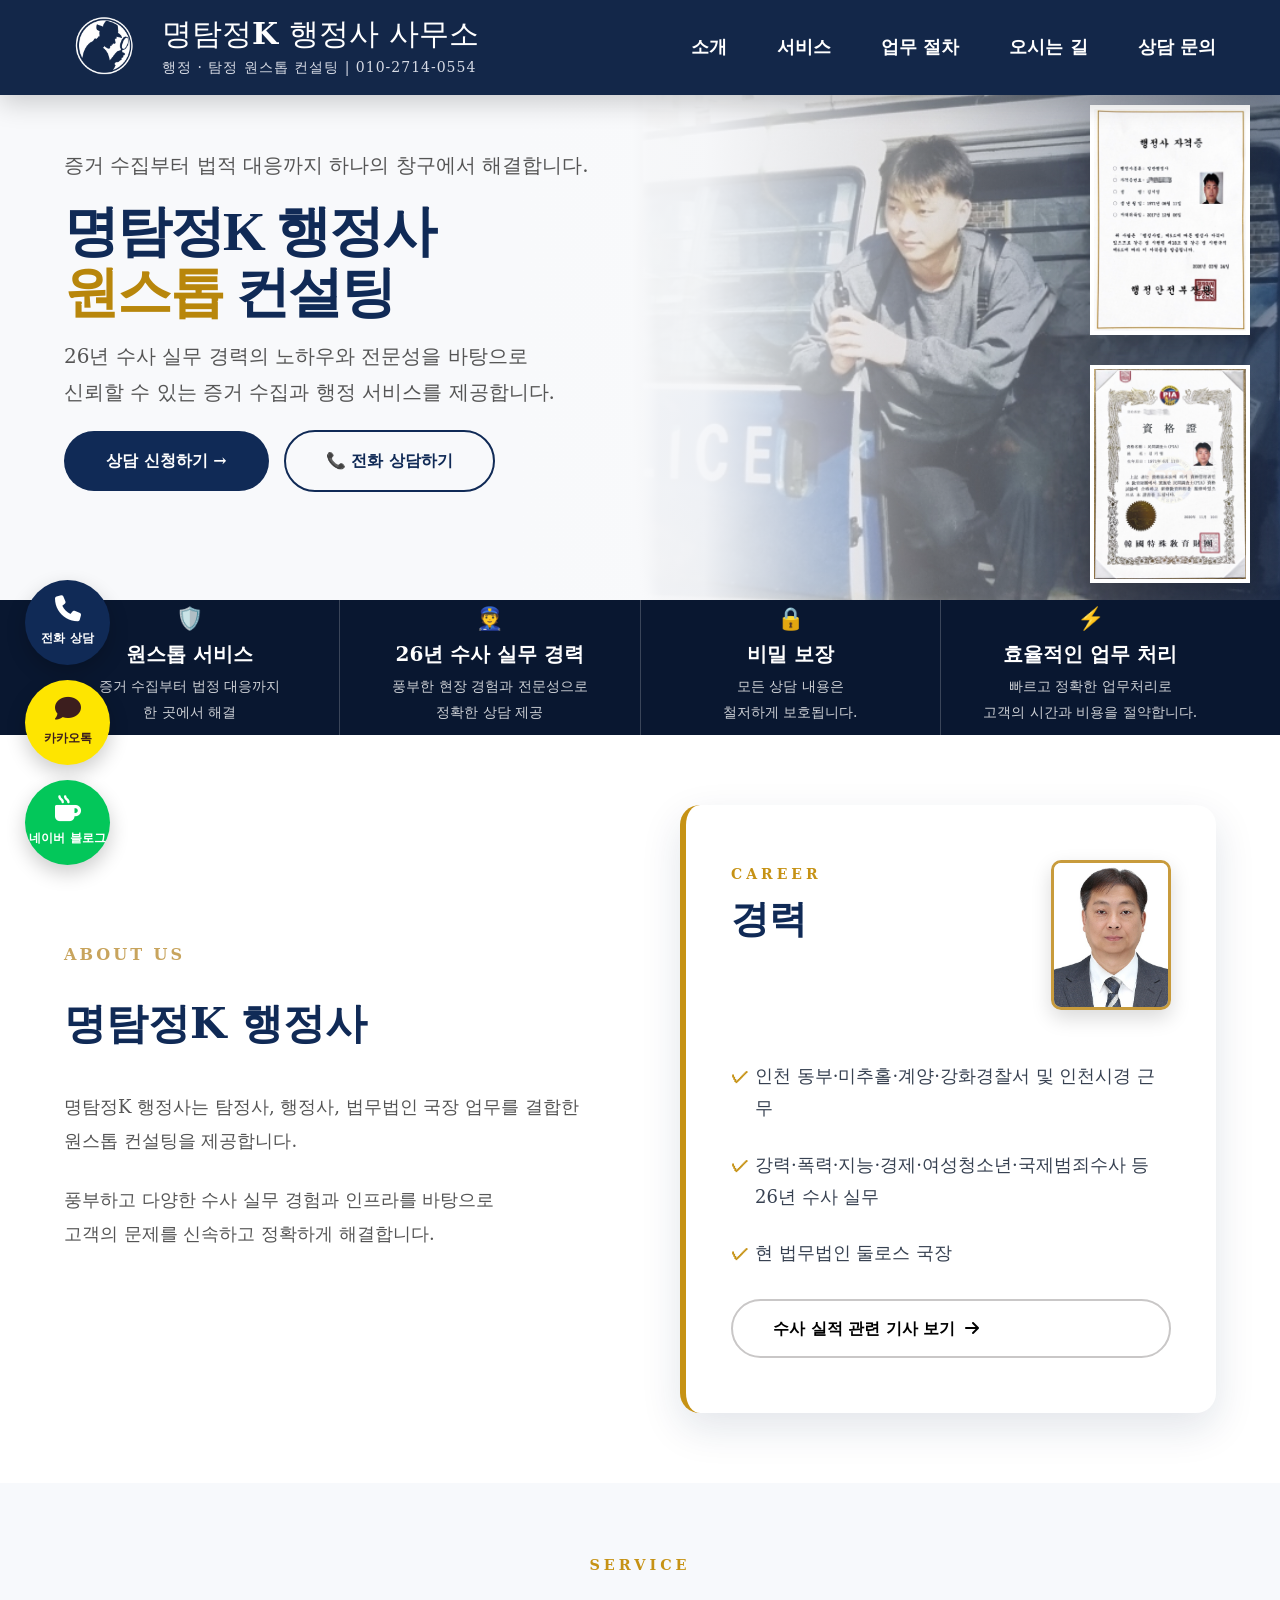
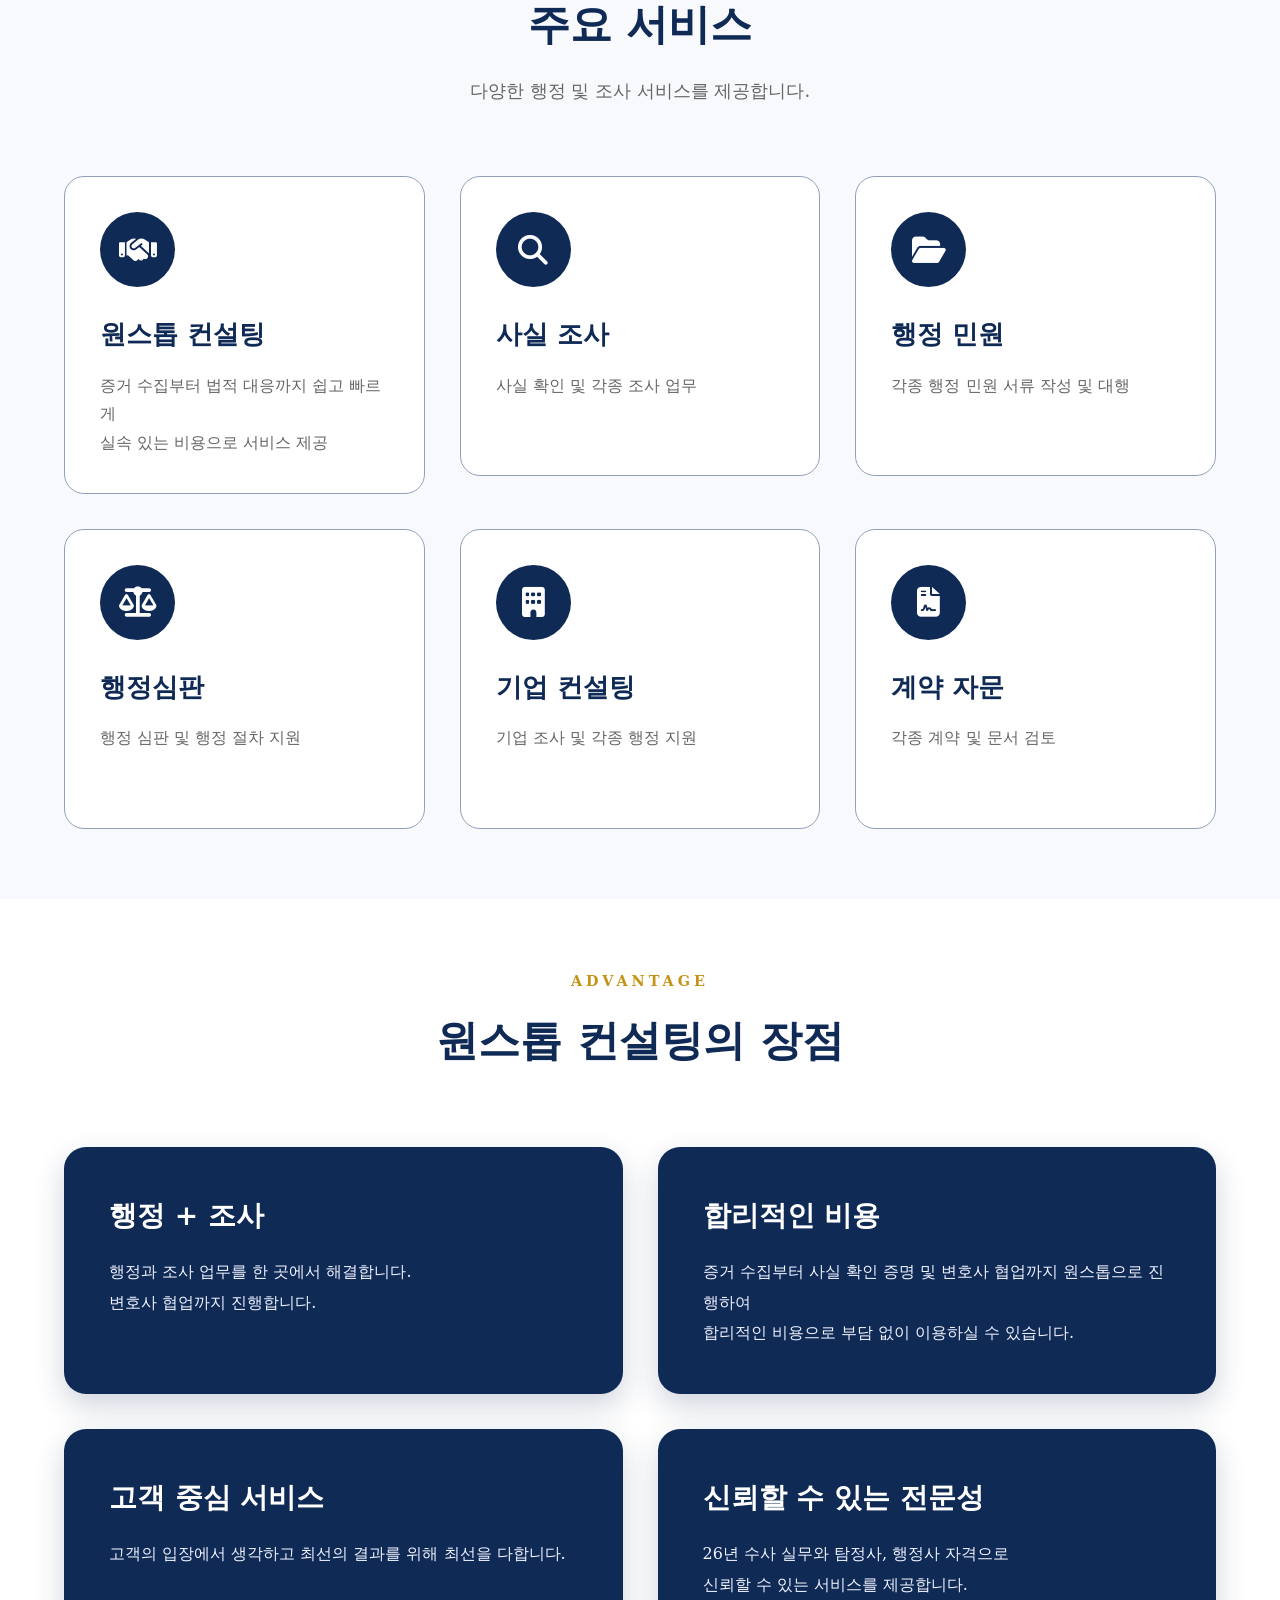
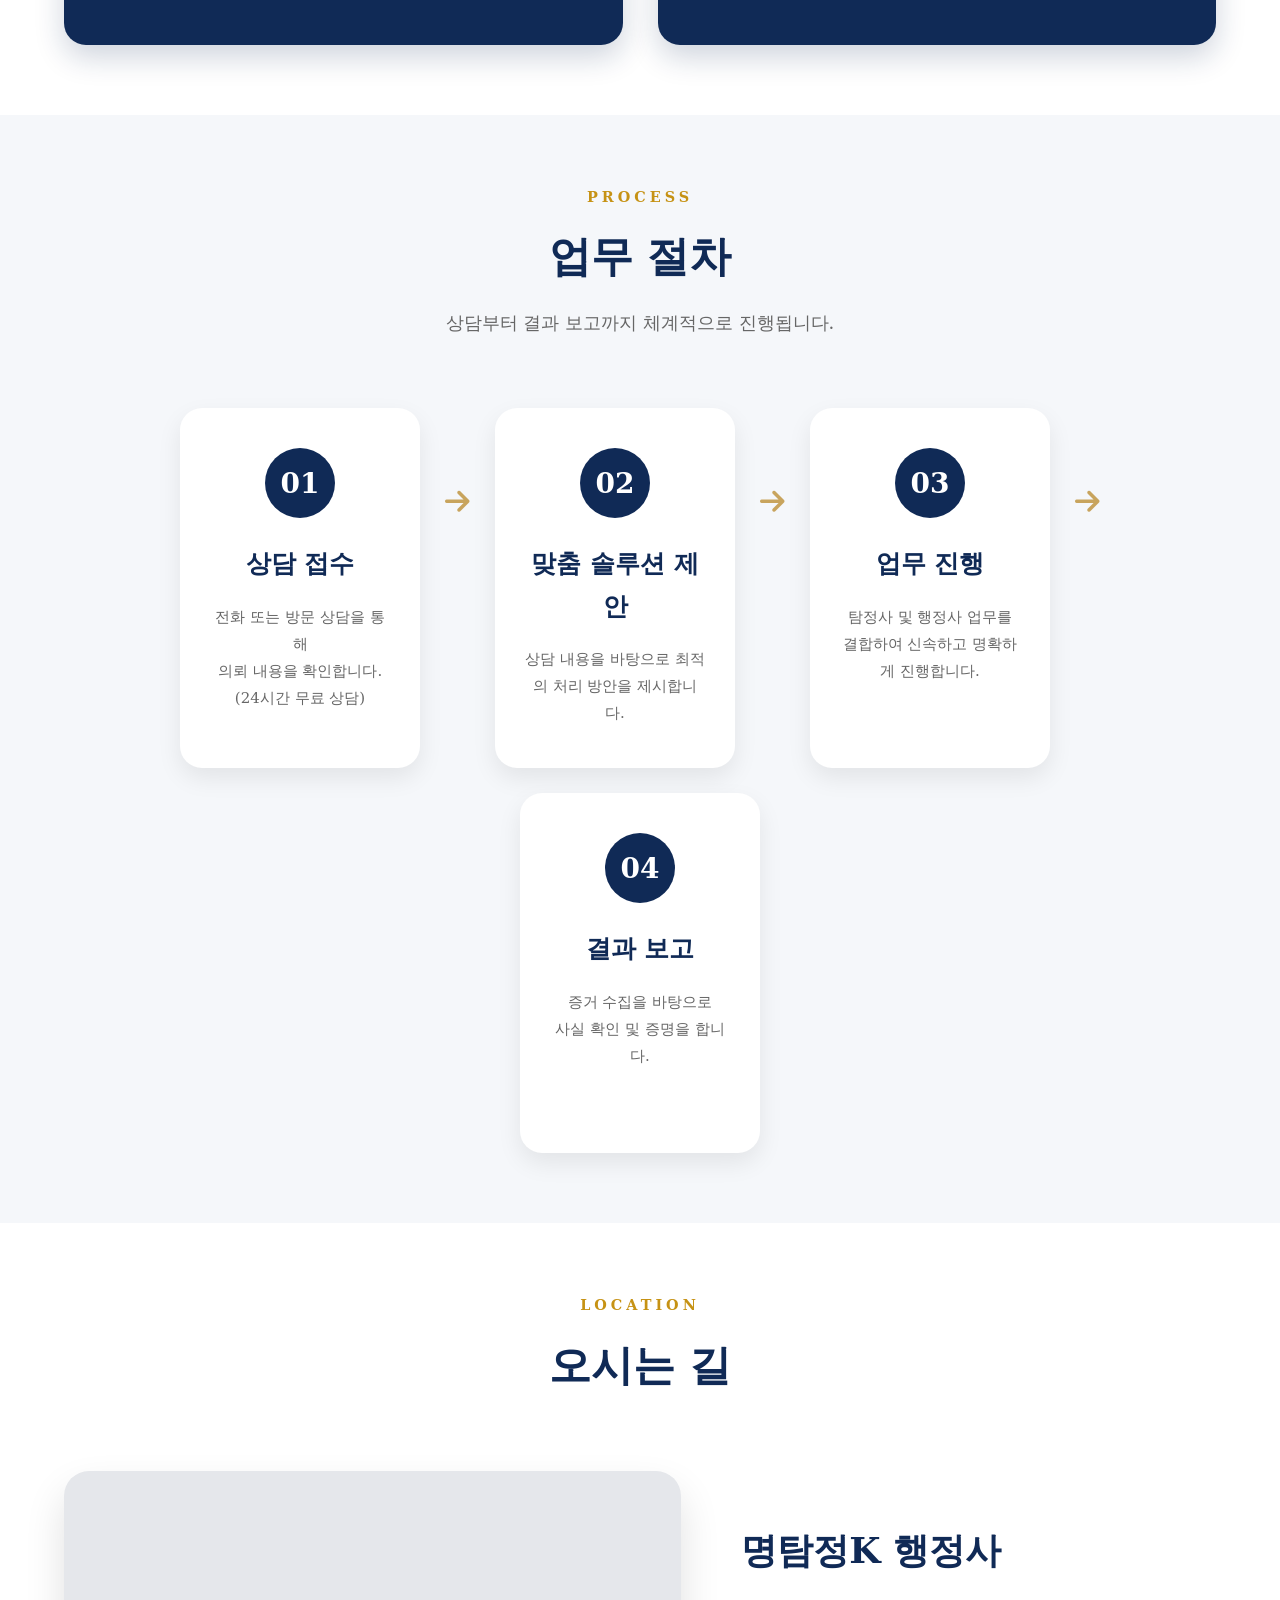
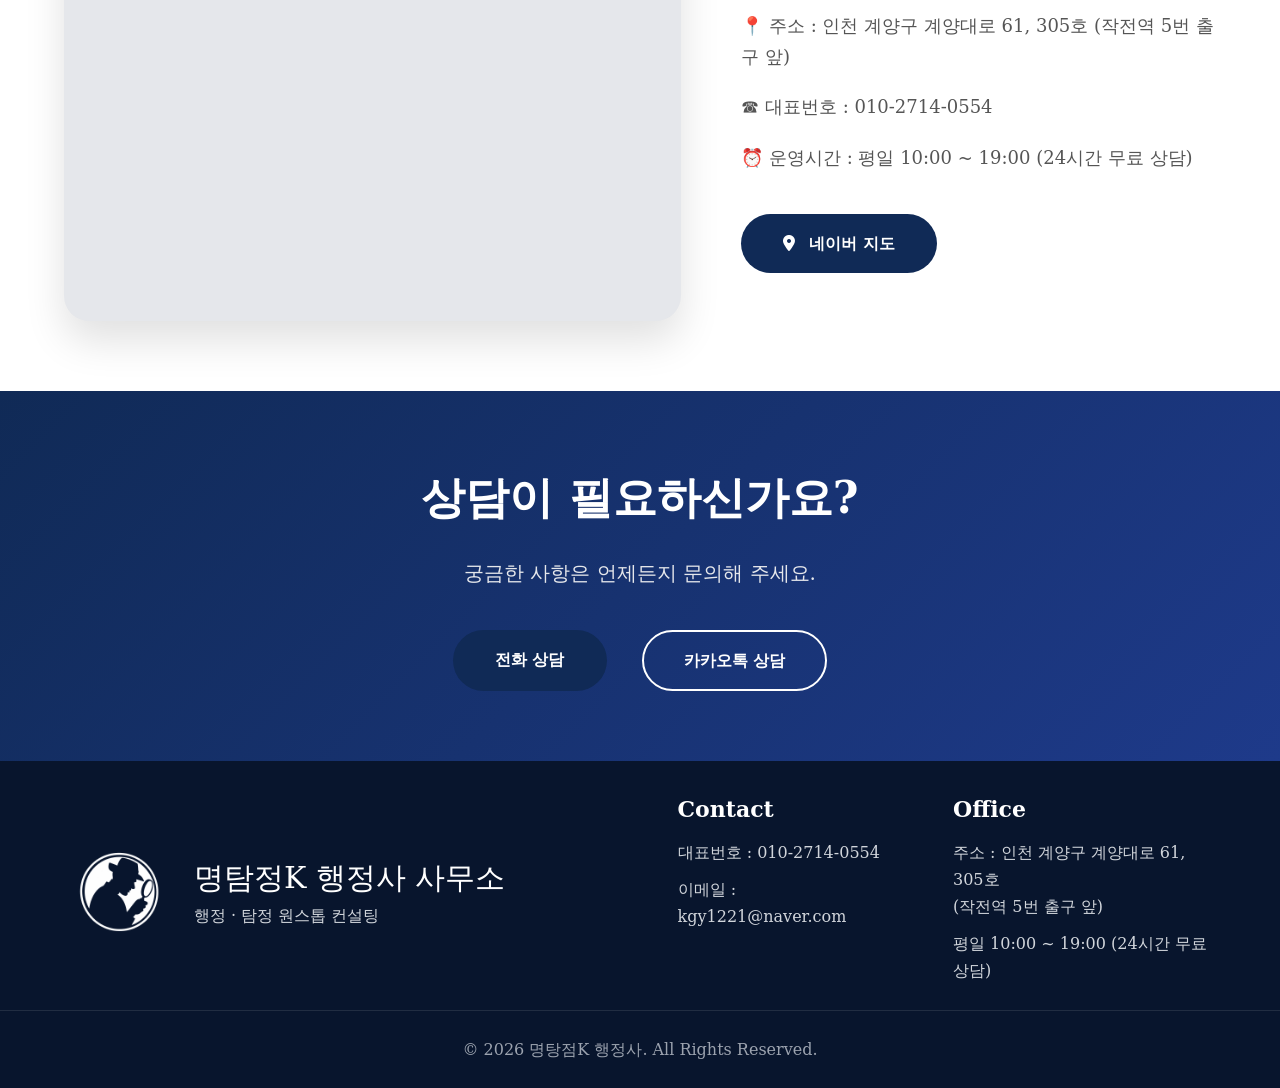
<file: index.html>
<!DOCTYPE html>
<html lang="ko">
<head>
    <meta charset="UTF-8">
    <meta name="viewport" content="width=device-width, initial-scale=1.0">
    <title>명탕점K 행정사</title>

    <meta name="description"
content="26년 수사 실무 경험을 바탕으로 행정·탐정 원스톱 컨설팅을 제공합니다.">

<meta name="keywords"
content="행정사, 탐정, 행정심판, 사실조사, 인천 행정사">

    <!-- CSS -->
    <link rel="stylesheet" href="style.css">

    <!-- Font Awesome -->
    <link rel="stylesheet"
    href="https://cdnjs.cloudflare.com/ajax/libs/font-awesome/6.6.0/css/all.min.css">

    <!-- Google Font -->
    <link rel="preconnect" href="https://fonts.googleapis.com">
    <link rel="preconnect" href="https://fonts.gstatic.com" crossorigin>
    <link href="https://fonts.googleapis.com/css2?family=Noto+Sans+KR:wght@300;400;500;700;800&display=swap" rel="stylesheet">
</head>

<!-- ==========================
        FLOATING MENU
========================== -->

<div class="floating-menu">

    <a href="tel:01027140554" class="floating-btn phone">
        <i class="fa-solid fa-phone"></i>
        <span>전화 상담</span>
    </a>

    <a href="https://open.kakao.com/o/sEqx3fDi"
       target="_blank"
       class="floating-btn kakao">

        <i class="fa-solid fa-comment"></i>
        <span>카카오톡</span>

    </a>

    <a href="https://blog.naver.com/kgy0554"
       target="_blank"
       class="floating-btn naver">

        <i class="fa-solid fa-mug-hot"></i>
        <span>네이버 블로그</span>

    </a>

</div>

<body>

<!-- ===========================
        HEADER
============================ -->

<header id="header">

    <div class="container">

        <a href="#" class="logo">

    <img src="images/logo.png" alt="명탐정K 로고">

    <div class="logo-text">

        <h2>명탐정K 행정사 사무소</h2>

        <p>행정 · 탐정 원스톱 컨설팅  |  010-2714-0554</p>
        

    </div>

</a>

        <nav>

  <button class="menu-toggle">
        <i class="fa-solid fa-bars"></i>
    </button>
    <ul class="menu">

        <li><a href="#about">소개</a></li>
        <li><a href="#service">서비스</a></li>
        <li><a href="#process">업무 절차</a></li>
        <li><a href="#location">오시는 길</a></li>
        <li><a href="#contact">상담 문의</a></li>

    </ul>

        </nav>

    </div>

</header>



<section class="hero">
<div class="hero-image">

 <div class="hero-license-wrap">

        <img src="images/certificate.jpg"
             class="hero-license"
             alt="자격증1">

        <img src="images/certificate2.jpg"
             class="hero-license"
             alt="자격증2">

    </div>   

</div>

    <div class="container hero-container">

        <!-- 왼쪽 -->

        <div class="hero-left">


            <p class="hero-top">
                증거 수집부터 법적 대응까지 하나의 창구에서 <br class="mobile-br">해결합니다.
            </p>

            <h1>
                명탐정K 행정사<br>
                <span>원스톱</span> 컨설팅
            </h1>

            <p class="hero-desc">
                26년 수사 실무 경력의 노하우와 전문성을 바탕으로<br>
                신뢰할 수 있는 증거 수집과 행정 서비스를 제공합니다.
            </p>

            <div class="hero-btn">

                <a href="#contact" class="btn-primary">
                    상담 신청하기 →
                </a>

                <a href="tel:010-2714-0554" class="btn-outline">
                    📞 전화 상담하기
                </a>

            </div>

        </div>

        <!-- 오른쪽 -->

    </div>

</section>

<section id="why">

    <div class="why-row">

        <div class="why-item">
            <div class="why-icon">🛡️</div>
            <h3>원스톱 서비스</h3>
            <p>
                증거 수집부터 법정 대응까지<br>
                한 곳에서 해결
            </p>
        </div>

        <div class="why-item">
            <div class="why-icon">👮</div>
            <h3>26년 수사 실무 경력</h3>
            <p>
                풍부한 현장 경험과 전문성으로<br>
                정확한 상담 제공
            </p>
        </div>

        <div class="why-item">
            <div class="why-icon">🔒</div>
            <h3>비밀 보장</h3>
            <p>
                모든 상담 내용은<br>
                철저하게 보호됩니다.
            </p>
        </div>

        <div class="why-item">
            <div class="why-icon">⚡</div>
            <h3>효율적인 업무 처리</h3>
            <p>
                빠르고 정확한 업무처리로<br>
                고객의 시간과 비용을 절약합니다.
            </p>
        </div>

    </div>

</section>
<!-- ===========================
      ABOUT
============================ -->

<section class="about" id="about">

    <div class="container about-container">

        <!-- ABOUT US -->
        <div class="about-text">

            <span class="sub-title">
                ABOUT US
            </span>

            <h2>
                명탐정K 행정사
            </h2>

            <p>
                명탐정K 행정사는 탐정사, 행정사, 법무법인 국장 업무를 결합한<br class="pc-br">
                원스톱 컨설팅을 제공합니다.
            </p>

            <p>
                풍부하고 다양한 수사 실무 경험과 인프라를 바탕으로<br>
                고객의 문제를 신속하고 정확하게 해결합니다.
            </p>

        </div>

        <!-- CAREER -->
        <div class="about-career">

    <div class="career-header">

        <div>

            <span class="career-title">CAREER</span>

            <h3>경력</h3>

        </div>

        <img src="images/profile.jpg" alt="대표 증명사진" class="career-profile">

    </div>

    <ul class="career-list">

        <li>인천 동부·미추홀·계양·강화경찰서 및 인천시경 근무</li>

        <li>
            강력·폭력·지능·경제·여성청소년·<br class="mobile-br">국제범죄수사 등<br class="pc-br">
            26년 수사 실무
        </li>

        <li>현 법무법인 둘로스 국장</li>

    </ul>
 <a href="cases.html" class="career-btn">
        수사 실적 관련 기사 보기
        <i class="fa-solid fa-arrow-right"></i>
    </a>
</div>
    </div>

</section>



<!-- ===========================
      SERVICE
============================ -->

<section class="service" id="service">

    <div class="container">

        <div class="section-title">
            <span class="section-tag">SERVICE</span>
            <h2>주요 서비스</h2>

            <p>다양한 행정 및 조사 서비스를 제공합니다.</p>

        </div>

        <div class="service-grid">

          <a href="onestop.html" class="service-link">
                <div class="service-card">

                    <i class="fa-solid fa-handshake"></i>

                    <h3>원스톱 컨설팅</h3>

                    <p>
                        증거 수집부터 법적 대응까지 쉽고 빠르게<br class="pc-br">
                        실속 있는 비용으로 서비스 제공
                    </p>

                </div>
            </a>

          <a href="investigation.html" class="service-link">
                <div class="service-card">

                    <i class="fa-solid fa-magnifying-glass"></i>

                    <h3>사실 조사</h3>

                    <p>
                        사실 확인 및
                        각종 조사 업무
                    </p>

                </div>
            </a>

            <a href="admin-service.html" class="service-link">
                <div class="service-card">

                    <i class="fa-solid fa-folder-open"></i>

                    <h3>행정 민원</h3>

                    <p>
                        각종 행정 민원
                        서류 작성 및 대행
                    </p>

                </div>
            </a>


            <a href="appeal.html" class="service-link">
                <div class="service-card">

                    <i class="fa-solid fa-scale-balanced"></i>

                    <h3>행정심판</h3>

                    <p>
                        행정 심판 및
                        행정 절차 지원
                    </p>

                </div>
            </a>

            <a href="consulting.html" class="service-link">
                <div class="service-card">

                    <i class="fa-solid fa-building"></i>

                    <h3>기업 컨설팅</h3>

                    <p>
                        기업 조사 및 
                        각종 행정 지원
                    </p>

                </div>
            </a>

            <a href="contract.html" class="service-link">
                <div class="service-card">

                    <i class="fa-solid fa-file-contract"></i>

                    <h3>계약 자문</h3>

                    <p>
                        각종 계약 및 
                        문서 검토
                    </p>

                </div>
            </a>


        </div>

    </div>

</section>





<!-- ===========================
      ONE STOP
============================ -->

<section class="onestop">

    <div class="container">

        <div class="section-title">
<span class="section-tag">Advantage</span>
            <h2>

                원스톱 컨설팅의 장점

            </h2>

        </div>

        <div class="advantage-grid">

            <div>

                <h3>
                    행정 + 조사
                </h3>

                <p>

                    행정과 조사 업무를 한 곳에서 해결합니다.<br>
                    변호사 협업까지 진행합니다.

                </p>

            </div>

            <div>

                <h3>
                    합리적인 비용
                </h3>

                <p>

                    증거 수집부터 사실 확인 증명 및 변호사 협업까지 원스톱으로 진행하여<br>
                    합리적인 비용으로 부담 없이 이용하실 수 있습니다.
                </p>

            </div>

            <div>

                <h3>
                    고객 중심 서비스
                </h3>

                <p>

                    고객의 입장에서 생각하고 최선의 결과를 위해 최선을 다합니다.

                </p>

            </div>

            <div>

                <h3>
                    신뢰할 수 있는 전문성
                </h3>

                <p>

                    26년 수사 실무와 탐정사, 행정사 자격으로 <br>
                    신뢰할 수 있는 서비스를 제공합니다.
                </p>

            </div>

        </div>

    </div>

</section>

<!-- ===========================
      PROCESS
============================ -->

<section class="process" id="process">

    <div class="container">

        <div class="section-title">
<span class="section-tag">Process</span>
            <h2>
                업무 절차
            </h2>

            <p>
                상담부터 결과 보고까지 체계적으로 진행됩니다.
            </p>

        </div>

        <div class="process-wrap">

            <div class="process-item">

                <div class="number">01</div>

                <h3>상담 접수</h3>

                <p>
                    전화 또는 방문 상담을 통해<br>
                    의뢰 내용을 확인합니다.<br>
                    (24시간 무료 상담)
                </p>

            </div>

            <div class="arrow">
                <i class="fa-solid fa-arrow-right"></i>
            </div>

            <div class="process-item">

                <div class="number">02</div>

                <h3>맞춤 솔루션 제안</h3>

                <p>
                    상담 내용을 바탕으로 
                    최적의 처리 방안을 제시합니다.
                </p>

            </div>

            <div class="arrow">
                <i class="fa-solid fa-arrow-right"></i>
            </div>

            <div class="process-item">

                <div class="number">03</div>

                <h3>업무 진행</h3>

                <p>
                    탐정사 및 행정사 업무를 <br>결합하여
                    신속하고 명확하게 진행합니다.
                </p>

            </div>

            <div class="arrow">
                <i class="fa-solid fa-arrow-right"></i>
            </div>

            <div class="process-item">

                <div class="number">04</div>

                <h3>결과 보고</h3>

                <p>
                    증거 수집을 바탕으로<br> 사실 확인 및 증명을 합니다.
                </p>

            </div>

        </div>

    </div>

</section>



<!-- ===========================
      LOCATION
============================ -->

<section class="location" id="location">

    <div class="container">

        <div class="section-title">
<span class="section-tag">Location</span>
            <h2>
                오시는 길
            </h2>

        </div>

        <div class="location-wrap">

            <div class="map-box">

                <iframe src="https://www.google.com/maps/embed?pb=!1m5!3m3!1m2!1s0x357b7d92056207f5%3A0xba28b7b6ada4c7bd!2z7J247LKc6rSR7Jet7IucIOqzhOyWkeq1rCDqs4TslpHrjIDroZwgNjE!5e1!3m2!1sko!2skr!4v1783344977869!5m2!1sko!2skr"
                 width="100%" height="450" style="border:0;" allowfullscreen="" loading="lazy" referrerpolicy="strict-origin-when-cross-origin"></iframe>

            </div>

            <div class="location-info">

                <h3>
                    명탐정K 행정사
                </h3>

                <p>

                    📍 주소 : 인천 계양구 계양대로 61, 305호 
                    <br class="mobile-br">(작전역 5번 출구 앞) 
                    
                </p>


                <p>

                    ☎ 대표번호 : 010-2714-0554

                </p>

                <p>

                    ⏰ 운영시간 : 평일 10:00 ~ 19:00 <br class="mobile-br">(24시간 무료 상담)

                </p>
<div class="map-buttons">

    <a href=https://map.naver.com/p/entry/place/2095755876?placePath=%2Finformation%3Fentry%3Dplt%26fromPanelNum%3D1%26additionalHeight%3D76%26timestamp%3D202607160006%26locale%3Dko%26svcName%3Dmap_pcv5&searchType=place&lng=126.7221382&lat=37.5292906&c=15.00,0,0,0,dh"
       target="_blank"
       class="btn btn-primary">

        <i class="fa-solid fa-location-dot"></i>
        네이버 지도

    </a>

</div>
            </div>

        </div>

    </div>

</section>



<!-- ===========================
      CONTACT
============================ -->

<section class="contact" id="contact">

    <div class="container">

        <div class="contact-box">

            <h2>

                상담이 필요하신가요?

            </h2>

            <p>

                궁금한 사항은 언제든지 문의해 주세요.

            </p>

            <div class="contact-btn">

                <a href="tel:01027140554" class="btn-primary">

                    전화 상담

                </a>

                <a href="https://open.kakao.com/o/sEqx3fDi" class="btn-outline">

                    카카오톡 상담

                </a>

            </div>

        </div>

    </div>

</section>



<!-- ===========================
      FOOTER
============================ -->

<footer>

    <div class="container footer-container">

        <div class="footer-brand">

            <img src="images/logo.png" class="footer-logo" alt="명탐정K">

            <div class="footer-text">
        <h3>명탐정K 행정사 사무소</h3>
        <p>행정 · 탐정 원스톱 컨설팅</p>
   
</div>
        </div>

        <div>

            <h4>

                Contact

            </h4>

            <p>

                대표번호 : 010-2714-0554

            </p>

            <p>

                이메일 : kgy1221@naver.com

            </p>

        </div>

        <div>

            <h4>

                Office

            </h4>

            <p>

                주소 : 인천 계양구 계양대로 61, 305호 <br>
                (작전역 5번 출구 앞)

            </p>

            <p>

                평일 10:00 ~ 19:00 (24시간 무료 상담)

            </p>

        </div>

    </div>

    <div class="copyright">

        © 2026 명탕점K 행정사.
        All Rights Reserved.

    </div>

</footer>



<script src="script.js"></script>

</body>
</file>
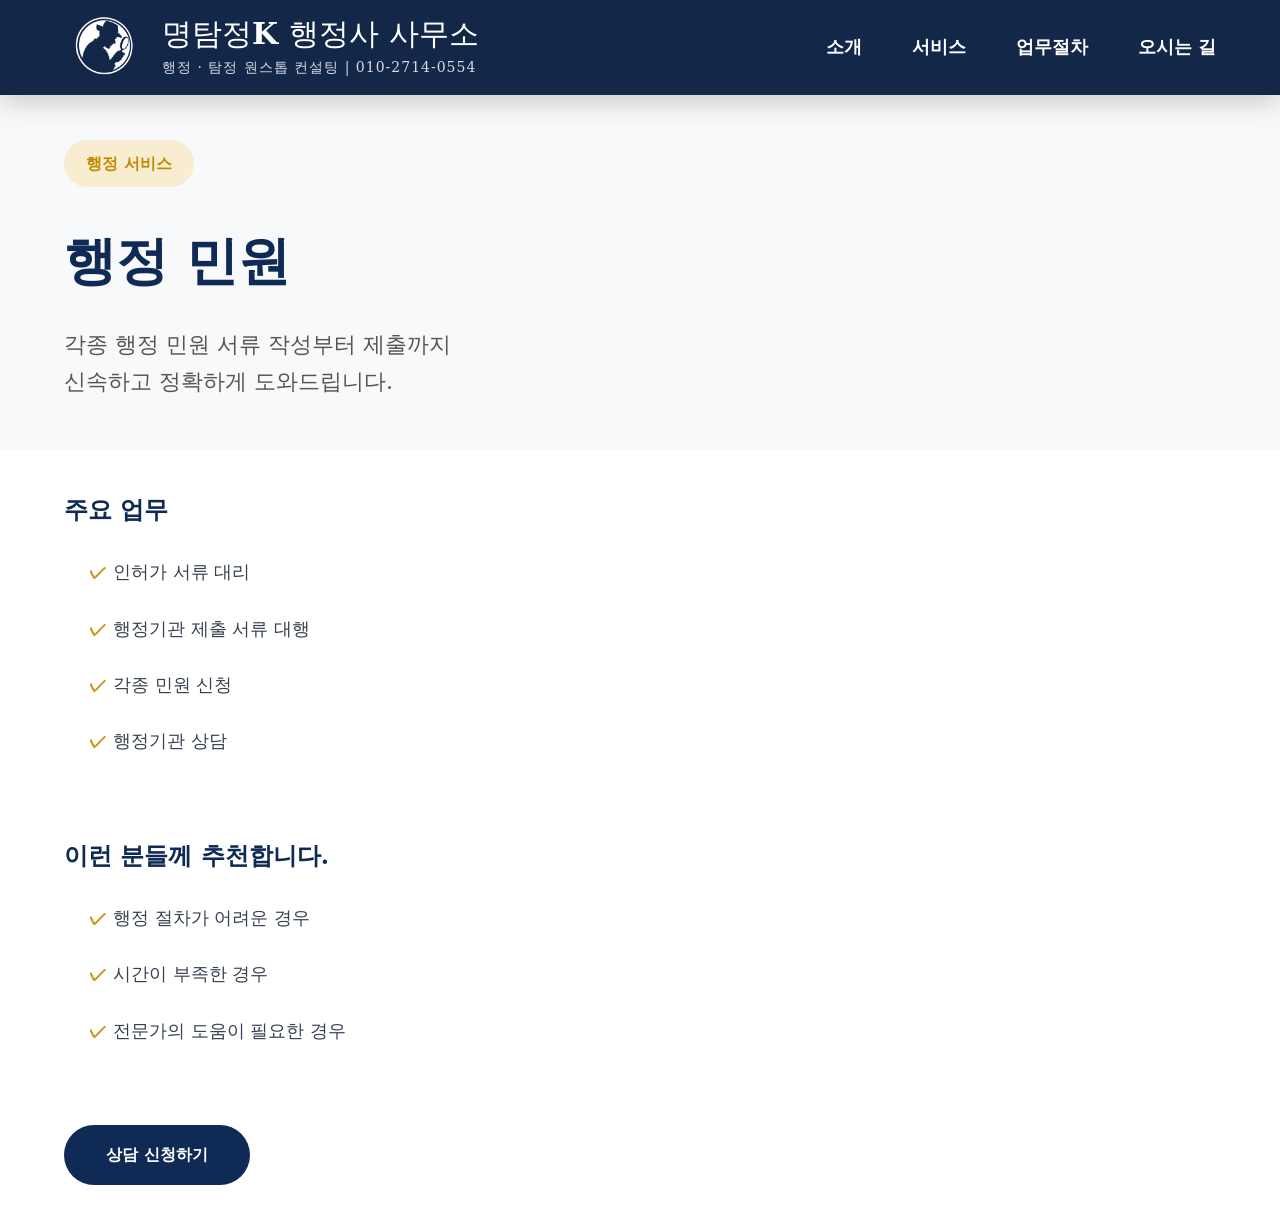
<file: admin-service.html>
<!DOCTYPE html>
<html lang="ko">

<head>

    <meta charset="UTF-8">

    <meta name="viewport" content="width=device-width, initial-scale=1.0">

    <title>행정 민원 | 명탐정K 행정사</title>

    <link rel="stylesheet" href="style.css">

    <link rel="preconnect" href="https://fonts.googleapis.com">

    <link rel="preconnect" href="https://fonts.gstatic.com" crossorigin>

    <link href="https://fonts.googleapis.com/css2?family=Noto+Sans+KR:wght@300;400;500;700;800&display=swap" rel="stylesheet">

    <link rel="stylesheet"
        href="https://cdnjs.cloudflare.com/ajax/libs/font-awesome/6.5.1/css/all.min.css">

</head>

<body>

<header>

    <div class="container nav">

        <a href="index.html" class="logo">

            <img src="images/logo.png" alt="명탐정K">
<div class="logo-text">

        <h2>명탐정K 행정사 사무소</h2>

        <p>행정 · 탐정 원스톱 컨설팅  |  010-2714-0554</p>
        

    </div>
        </a>

        <ul class="menu">

            <li><a href="index.html#about">소개</a></li>
            <li><a href="index.html#service">서비스</a></li>
            <li><a href="index.html#process">업무절차</a></li>
            <li><a href="index.html#contact">오시는 길</a></li>

        </ul>

    </div>

</header>


<section class="page-hero">

    <div class="container">

        <span class="page-tag">행정 서비스</span>

        <h1>행정 민원</h1>

        <p>

            각종 행정 민원 서류 작성부터 제출까지<br>

            신속하고 정확하게 도와드립니다.

        </p>

    </div>

</section>



<section class="page-content">

    <div class="container">

        <h2>주요 업무</h2>

        <ul class="career-list">

            <li>인허가 서류 대리</li>

            <li>행정기관 제출 서류 대행</li>

            <li>각종 민원 신청</li>

            <li>행정기관 상담</li>

        </ul>

        <br><br>

        

        <h2>이런 분들께 추천합니다.</h2>

        <ul class="career-list">

            <li>행정 절차가 어려운 경우</li>

            <li>시간이 부족한 경우</li>

            <li>전문가의 도움이 필요한 경우</li>

        </ul>

        <br><br>

        <a href="index.html#contact" class="btn btn-primary">

            상담 신청하기

        </a>

    </div>

</section>

</body>

</html>
</file>
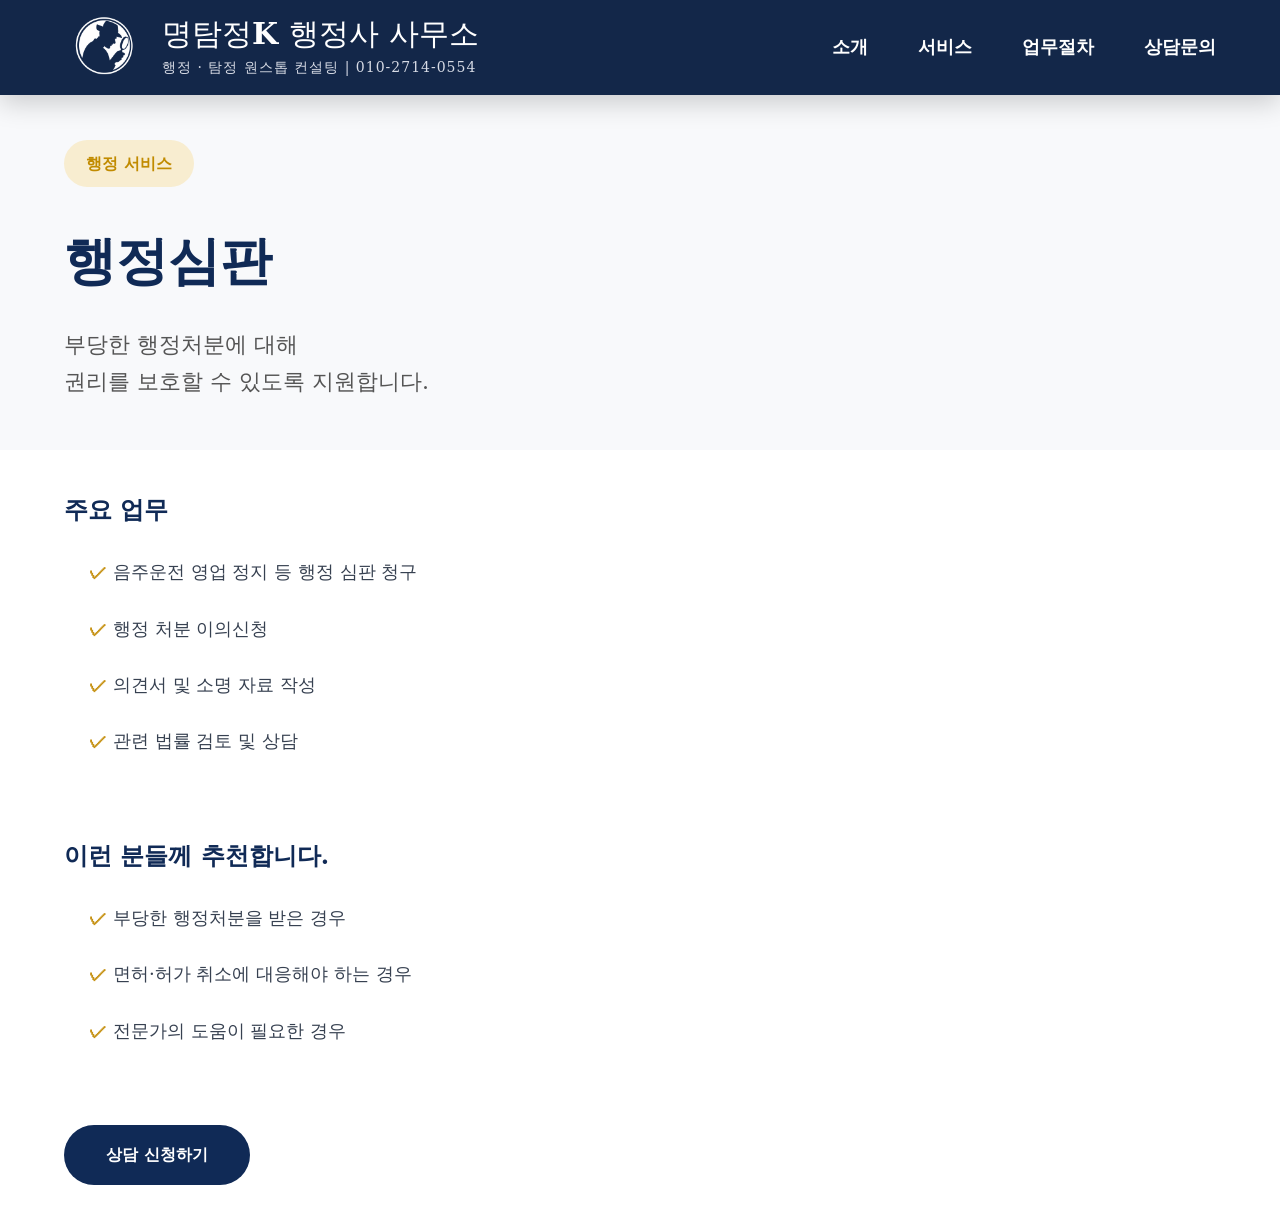
<file: appeal.html>
<!DOCTYPE html>
<html lang="ko">

<head>

    <meta charset="UTF-8">
    <meta name="viewport" content="width=device-width, initial-scale=1.0">

    <title>행정심판 | 명탐점K 행정사</title>

    <link rel="stylesheet" href="style.css">

    <link rel="preconnect" href="https://fonts.googleapis.com">
    <link rel="preconnect" href="https://fonts.gstatic.com" crossorigin>

    <link href="https://fonts.googleapis.com/css2?family=Noto+Sans+KR:wght@300;400;500;700;800&display=swap" rel="stylesheet">

    <link rel="stylesheet"
          href="https://cdnjs.cloudflare.com/ajax/libs/font-awesome/6.5.1/css/all.min.css">

</head>

<body>

<header>

<div class="container nav">

<a href="index.html" class="logo">
<img src="images/logo.png" alt="명탐점K">
<div class="logo-text">

        <h2>명탐정K 행정사 사무소</h2>

        <p>행정 · 탐정 원스톱 컨설팅  |  010-2714-0554</p>
        

    </div>
</a>

<ul class="menu">
<li><a href="index.html#about">소개</a></li>
<li><a href="index.html#service">서비스</a></li>
<li><a href="index.html#process">업무절차</a></li>
<li><a href="index.html#contact">상담문의</a></li>
</ul>

</div>

</header>

<section class="page-hero">

<div class="container">

<span class="page-tag">행정 서비스</span>

<h1>행정심판</h1>

<p>
부당한 행정처분에 대해<br>
권리를 보호할 수 있도록 지원합니다.
</p>

</div>

</section>

<section class="page-content">

<div class="container">

<h2>주요 업무</h2>

<ul class="career-list">

<li>음주운전 영업 정지 등 행정 심판 청구</li>

<li>행정 처분 이의신청</li>

<li>의견서 및 소명 자료 작성</li>

<li>관련 법률 검토 및 상담</li>

</ul>

<br><br>

<h2>이런 분들께 추천합니다.</h2>

<ul class="career-list">

<li>부당한 행정처분을 받은 경우</li>

<li>면허·허가 취소에 대응해야 하는 경우</li>

<li>전문가의 도움이 필요한 경우</li>

</ul>

<br><br>

<a href="index.html#contact" class="btn btn-primary">

상담 신청하기

</a>

</div>

</section>

</body>

</html>
</file>
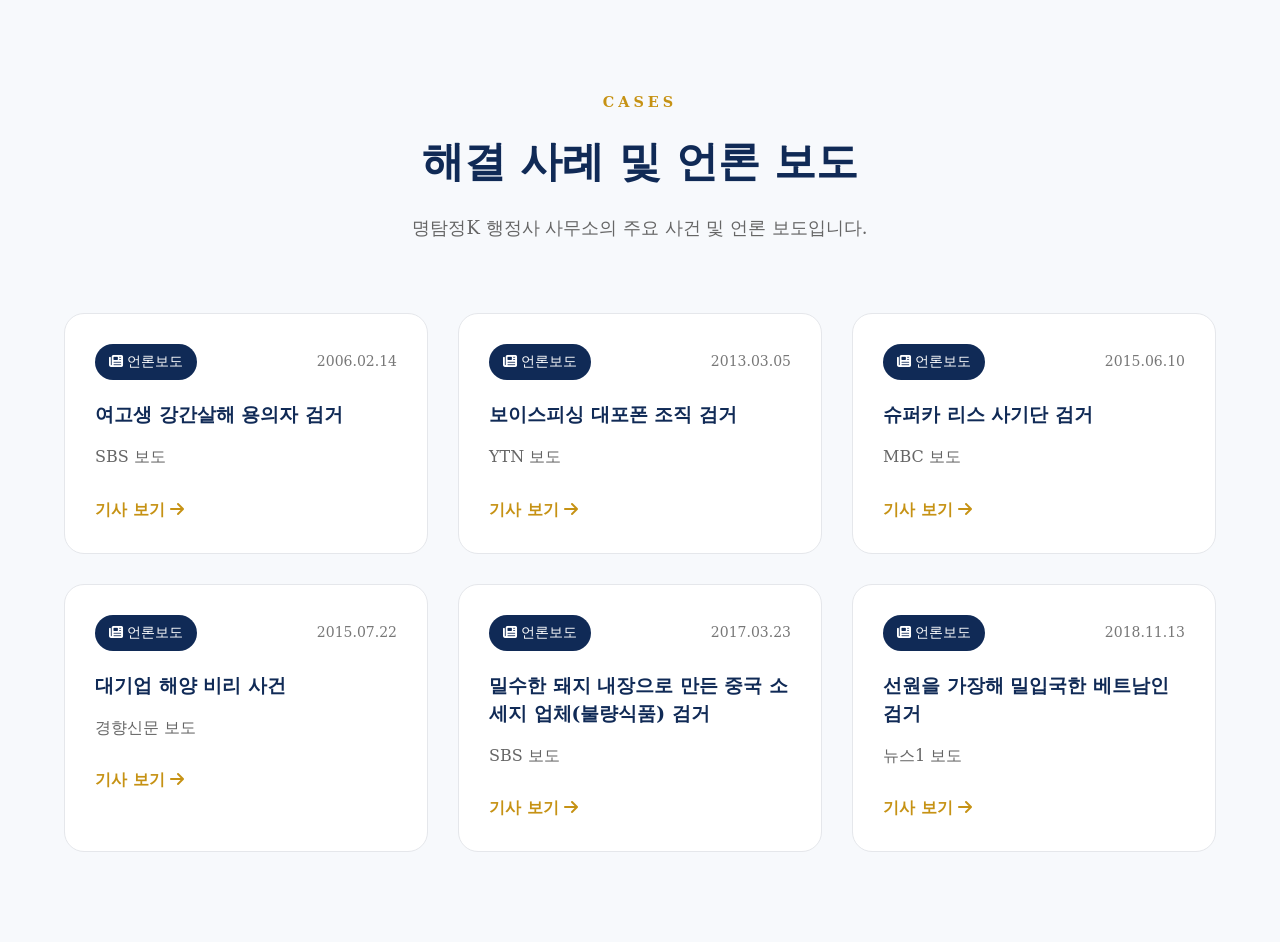
<file: cases.html>
<!DOCTYPE html>
<html lang="ko">
<head>
    <meta charset="UTF-8">
    <meta name="viewport" content="width=device-width, initial-scale=1.0">
    <title>해결 사례 | 명탐정K 행정사 사무소</title>

    <link rel="stylesheet" href="style.css">

    <link rel="stylesheet"
    href="https://cdnjs.cloudflare.com/ajax/libs/font-awesome/6.5.2/css/all.min.css">
</head>

<body>

<section class="cases">

    <div class="container">

        <div class="section-title">

            <span class="section-tag">CASES</span>

            <h2>해결 사례 및 언론 보도</h2>

            <p>
                명탐정K 행정사 사무소의 주요 사건 및 언론 보도입니다.
            </p>

        </div>


        <div class="case-list">
          <a href="https://news.sbs.co.kr/news/endPage.do?news_id=N1000076222&plink=SHARE&cooper=KAKAO" target="_blank" class="case-card">

                <div class="case-top">

                    <span class="case-category">
                        <i class="fa-solid fa-newspaper"></i>
                        언론보도
                    </span>

                    <span class="case-date">
                        2006.02.14
                    </span>

                </div>

                <h3>
                    여고생 강간살해 용의자 검거
                </h3>

                <p>
                    SBS 보도
                </p>

                <span class="read-more">
                    기사 보기
                    <i class="fa-solid fa-arrow-right"></i>
                </span>

            </a> 
          
          <a href="https://m.ytn.co.kr/news_view.amp.php?param=0103_201303051508144852&hl=ko-KR" target="_blank" class="case-card">

                <div class="case-top">

                    <span class="case-category">
                        <i class="fa-solid fa-newspaper"></i>
                        언론보도
                    </span>

                    <span class="case-date">
                        2013.03.05
                    </span>

                </div>

                <h3>
                    보이스피싱 대포폰 조직 검거
                </h3>

                <p>
                    YTN 보도
                </p>

                <span class="read-more">
                    기사 보기
                    <i class="fa-solid fa-arrow-right"></i>
                </span>

            </a>
            
            <a href="https://imnews.imbc.com/replay/2015/nwdesk/article/3714671_30279.html" target="_blank" class="case-card">

                <div class="case-top">

                    <span class="case-category">
                        <i class="fa-solid fa-newspaper"></i>
                        언론보도
                    </span>

                    <span class="case-date">
                        2015.06.10
                    </span>

                </div>

                <h3>
                    슈퍼카 리스 사기단 검거
                </h3>

                <p>
                    MBC 보도
                </p>

                <span class="read-more">
                    기사 보기
                    <i class="fa-solid fa-arrow-right"></i>
                </span>

            </a>



            <a href="https://v.daum.net/v/20150722115207923?f=p&hl=ko-KR" target="_blank" class="case-card">

                <div class="case-top">

                    <span class="case-category">
                        <i class="fa-solid fa-newspaper"></i>
                        언론보도
                    </span>

                    <span class="case-date">
                        2015.07.22
                    </span>

                </div>

                <h3>
                    대기업 해양 비리 사건
                </h3>

                <p>
                    경향신문 보도
                </p>

                <span class="read-more">
                    기사 보기
                    <i class="fa-solid fa-arrow-right"></i>
                </span>

            </a>



<a href="https://news.sbs.co.kr/news/endPage.do?newsId=N1004108103&hl=ko-KR" target="_blank" class="case-card">

                <div class="case-top">

                    <span class="case-category">
                        <i class="fa-solid fa-newspaper"></i>
                        언론보도
                    </span>

                    <span class="case-date">
                        2017.03.23
                    </span>

                </div>

                <h3>
                    밀수한 돼지 내장으로 만든 중국 소세지 업체(불량식품) 검거
                </h3>

                <p>
                    SBS 보도
                </p>

                <span class="read-more">
                    기사 보기
                    <i class="fa-solid fa-arrow-right"></i>
                </span>

            </a>

            <a href="https://www.news1.kr/local/incheon/3476113" target="_blank" class="case-card">

                <div class="case-top">

                    <span class="case-category">
                        <i class="fa-solid fa-newspaper"></i>
                        언론보도
                    </span>

                    <span class="case-date">
                        2018.11.13
                    </span>

                </div>

                <h3>
                    선원을 가장해 밀입국한 베트남인 검거
                </h3>

                <p>
                    뉴스1 보도
                </p>

                <span class="read-more">
                    기사 보기
                    <i class="fa-solid fa-arrow-right"></i>
                </span>

            </a>

        </div>

    </div>

</section>

</body>
</html>
</file>
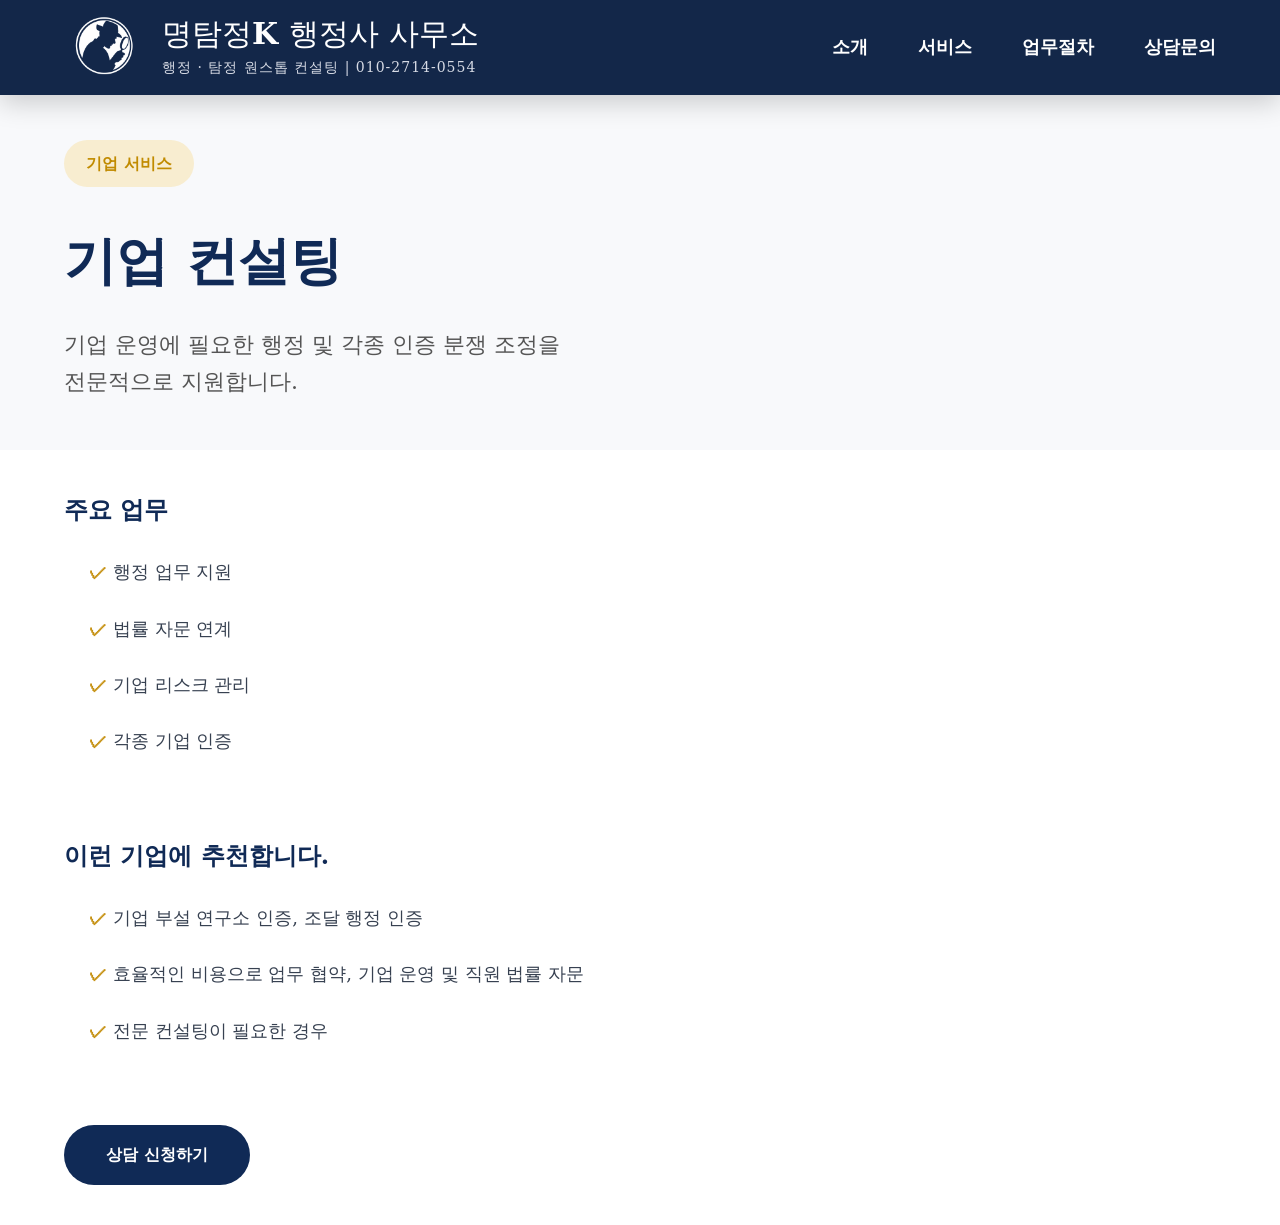
<file: consulting.html>
<!DOCTYPE html>
<html lang="ko">

<head>

<meta charset="UTF-8">

<meta name="viewport" content="width=device-width, initial-scale=1.0">

<title>기업 컨설팅 | 명탐점K 행정사</title>

<link rel="stylesheet" href="style.css">

<link rel="preconnect" href="https://fonts.googleapis.com">

<link rel="preconnect" href="https://fonts.gstatic.com" crossorigin>

<link href="https://fonts.googleapis.com/css2?family=Noto+Sans+KR:wght@300;400;500;700;800&display=swap" rel="stylesheet">

<link rel="stylesheet"
href="https://cdnjs.cloudflare.com/ajax/libs/font-awesome/6.5.1/css/all.min.css">

</head>

<body>

<header>

<div class="container nav">

<a href="index.html" class="logo">

<img src="images/logo.png">
<div class="logo-text">

        <h2>명탐정K 행정사 사무소</h2>

        <p>행정 · 탐정 원스톱 컨설팅  |  010-2714-0554</p>
        

    </div>
</a>

<ul class="menu">

<li><a href="index.html#about">소개</a></li>

<li><a href="index.html#service">서비스</a></li>

<li><a href="index.html#process">업무절차</a></li>

<li><a href="index.html#contact">상담문의</a></li>

</ul>

</div>

</header>

<section class="page-hero">

<div class="container">

<span class="page-tag">기업 서비스</span>

<h1>기업 컨설팅</h1>

<p>

기업 운영에 필요한 행정 및 각종 인증 분쟁 조정을<br>

전문적으로 지원합니다.

</p>

</div>

</section>

<section class="page-content">

<div class="container">

<h2>주요 업무</h2>

<ul class="career-list">

<li>행정 업무 지원</li>

<li>법률 자문 연계</li>

<li>기업 리스크 관리</li>

<li>각종 기업 인증</li>

</ul>

<br><br>

<h2>이런 기업에 추천합니다.</h2>

<ul class="career-list">

<li>기업 부설 연구소 인증, 조달 행정 인증</li>

<li>효율적인 비용으로 업무 협약, 기업 운영 및 직원 법률 자문</li>

<li>전문 컨설팅이 필요한 경우</li>

</ul>

<br><br>

<a href="index.html#contact" class="btn btn-primary">

상담 신청하기

</a>

</div>

</section>

</body>

</html>
</file>
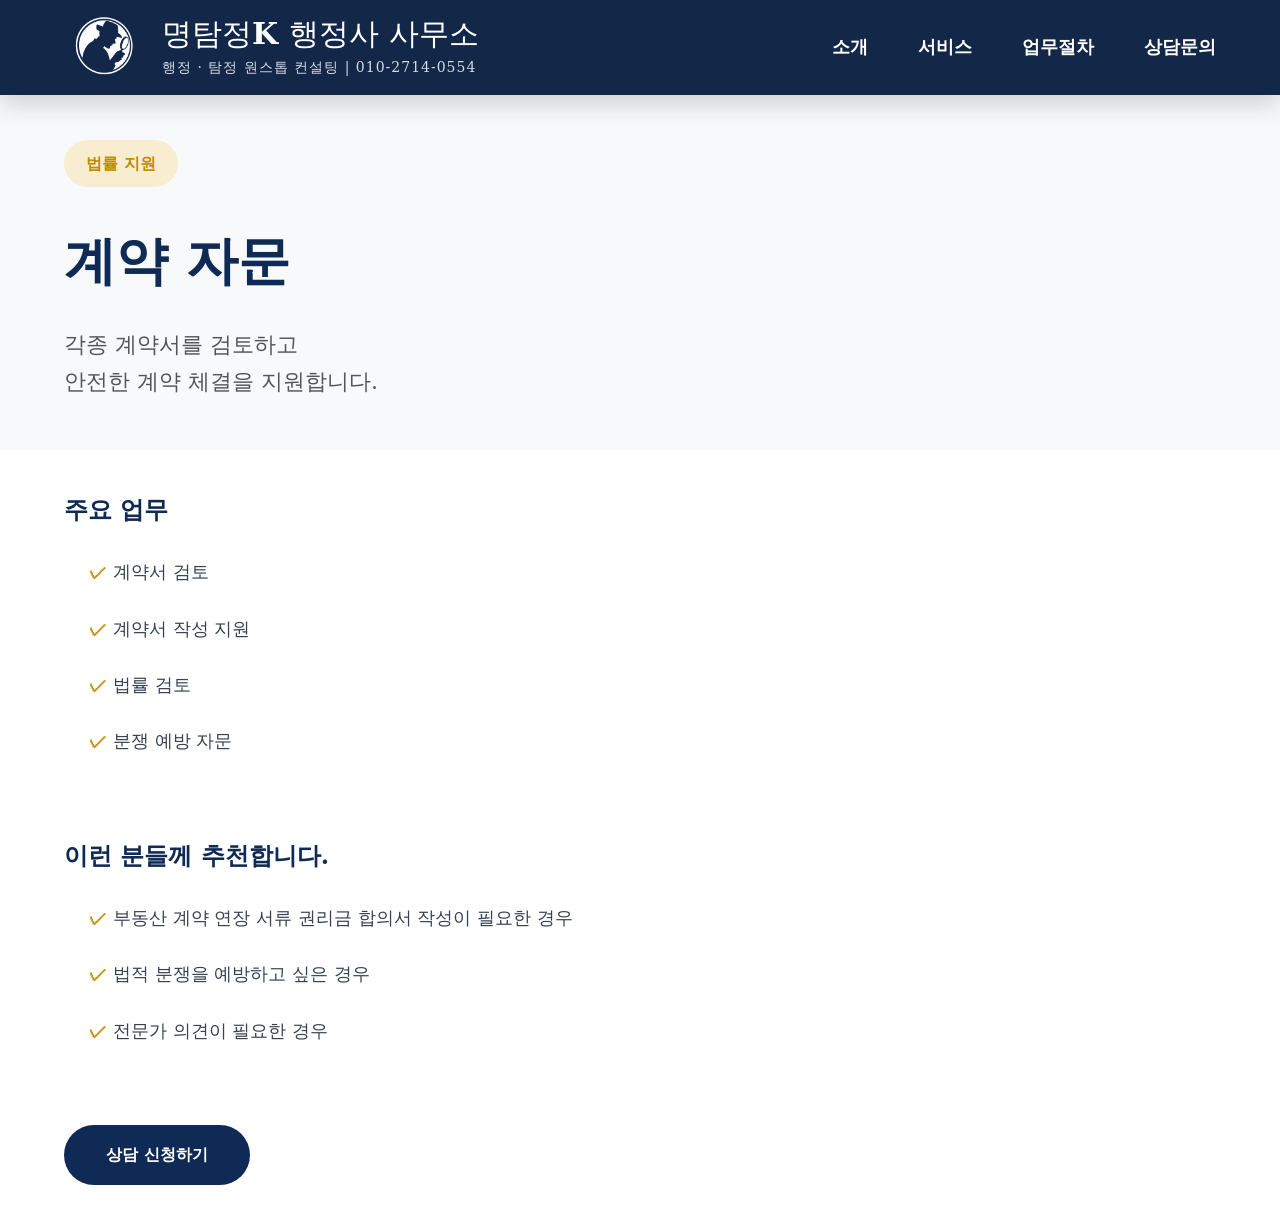
<file: contract.html>
<!DOCTYPE html>
<html lang="ko">

<head>

<meta charset="UTF-8">

<meta name="viewport" content="width=device-width, initial-scale=1.0">

<title>계약 자문 | 명탐점K 행정사</title>

<link rel="stylesheet" href="style.css">

<link rel="preconnect" href="https://fonts.googleapis.com">

<link rel="preconnect" href="https://fonts.gstatic.com" crossorigin>

<link href="https://fonts.googleapis.com/css2?family=Noto+Sans+KR:wght@300;400;500;700;800&display=swap" rel="stylesheet">

<link rel="stylesheet"
href="https://cdnjs.cloudflare.com/ajax/libs/font-awesome/6.5.1/css/all.min.css">

</head>

<body>

<header>

<div class="container nav">

<a href="index.html" class="logo">

<img src="images/logo.png">
<div class="logo-text">

        <h2>명탐정K 행정사 사무소</h2>

        <p>행정 · 탐정 원스톱 컨설팅  |  010-2714-0554</p>
        

    </div>
</a>

<ul class="menu">

<li><a href="index.html#about">소개</a></li>

<li><a href="index.html#service">서비스</a></li>

<li><a href="index.html#process">업무절차</a></li>

<li><a href="index.html#contact">상담문의</a></li>

</ul>

</div>

</header>

<section class="page-hero">

<div class="container">

<span class="page-tag">법률 지원</span>

<h1>계약 자문</h1>

<p>

각종 계약서를 검토하고<br>

안전한 계약 체결을 지원합니다.

</p>

</div>

</section>

<section class="page-content">

<div class="container">

<h2>주요 업무</h2>

<ul class="career-list">

<li>계약서 검토</li>

<li>계약서 작성 지원</li>

<li>법률 검토</li>

<li>분쟁 예방 자문</li>

</ul>

<br><br>

<h2>이런 분들께 추천합니다.</h2>

<ul class="career-list">

<li>부동산 계약 연장 서류 권리금 합의서 작성이 필요한 경우</li>

<li>법적 분쟁을 예방하고 싶은 경우</li>

<li>전문가 의견이 필요한 경우</li>

</ul>

<br><br>

<a href="index.html#contact" class="btn btn-primary">

상담 신청하기

</a>

</div>

</section>

</body>

</html>
</file>
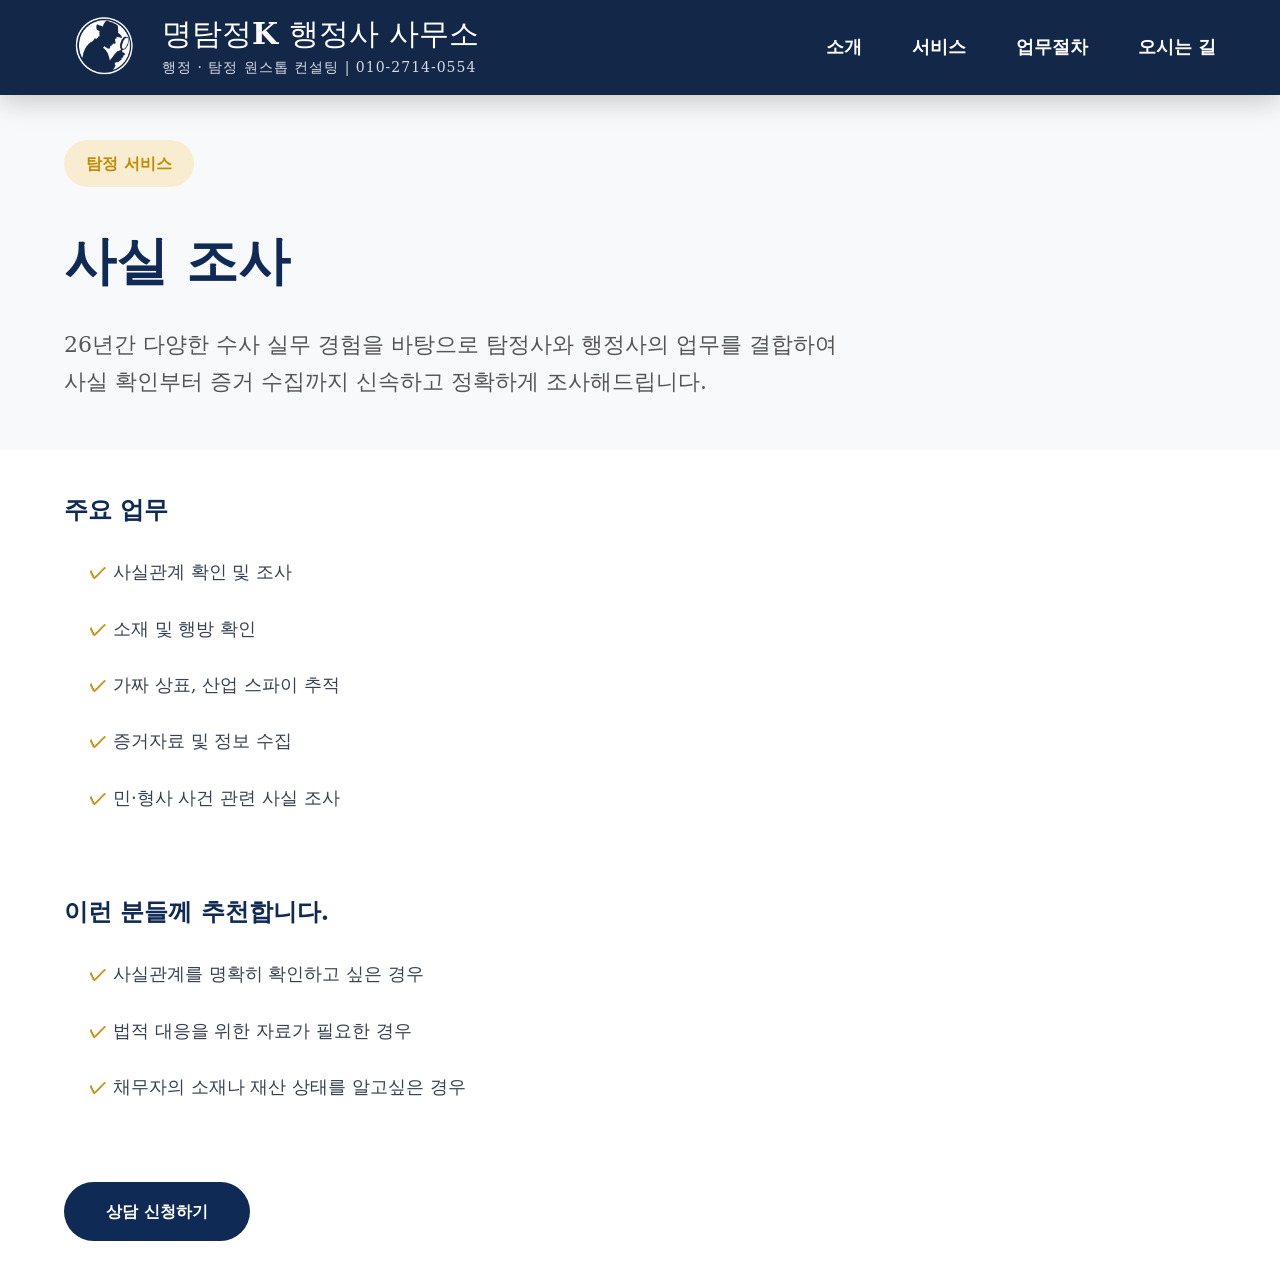
<file: investigation.html>
<!DOCTYPE html>
<html lang="ko">

<head>

    <meta charset="UTF-8">

    <meta name="viewport" content="width=device-width, initial-scale=1.0">

    <title>사실 조사 | 명탐정K 행정사</title>

    <link rel="stylesheet" href="style.css">

    <link rel="preconnect" href="https://fonts.googleapis.com">

    <link rel="preconnect" href="https://fonts.gstatic.com" crossorigin>

    <link href="https://fonts.googleapis.com/css2?family=Noto+Sans+KR:wght@300;400;500;700;800&display=swap" rel="stylesheet">

    <link rel="stylesheet"
        href="https://cdnjs.cloudflare.com/ajax/libs/font-awesome/6.5.1/css/all.min.css">

</head>

<body>

<header>

    <div class="container nav">

        <a href="index.html" class="logo">

            <img src="images/logo.png" alt="명탐정K">
<div class="logo-text">

        <h2>명탐정K 행정사 사무소</h2>

        <p>행정 · 탐정 원스톱 컨설팅  |  010-2714-0554</p>
        

    </div>
        </a>

        <ul class="menu">

            <li><a href="index.html#about">소개</a></li>
            <li><a href="index.html#service">서비스</a></li>
            <li><a href="index.html#process">업무절차</a></li>
            <li><a href="index.html#contact">오시는 길</a></li>

        </ul>

    </div>

</header>



<section class="page-hero">

    <div class="container">

        <span class="page-tag">탐정 서비스</span>

        <h1>사실 조사</h1>

        <p>

            26년간 다양한 수사 실무 경험을 바탕으로 탐정사와 행정사의 업무를 결합하여 <br>사실 확인부터 증거 수집까지 신속하고 정확하게 조사해드립니다.

        </p>

    </div>

</section>



<section class="page-content">

    <div class="container">

        <h2>주요 업무</h2>

        <ul class="career-list">

            <li>사실관계 확인 및 조사</li>

            <li>소재 및 행방 확인</li>

            <li>가짜 상표, 산업 스파이 추적</li>

            <li>증거자료 및 정보 수집</li>

            <li>민·형사 사건 관련 사실 조사</li>

        </ul>

        <br><br>

        <h2>이런 분들께 추천합니다.</h2>

        <ul class="career-list">

            <li>사실관계를 명확히 확인하고 싶은 경우</li>

            <li>법적 대응을 위한 자료가 필요한 경우</li>

            <li>채무자의 소재나 재산 상태를 알고싶은 경우</li>

        </ul>

        <br><br>

        <a href="index.html#contact" class="btn btn-primary">

            상담 신청하기

        </a>

    </div>

</section>

</body>

</html>
</file>
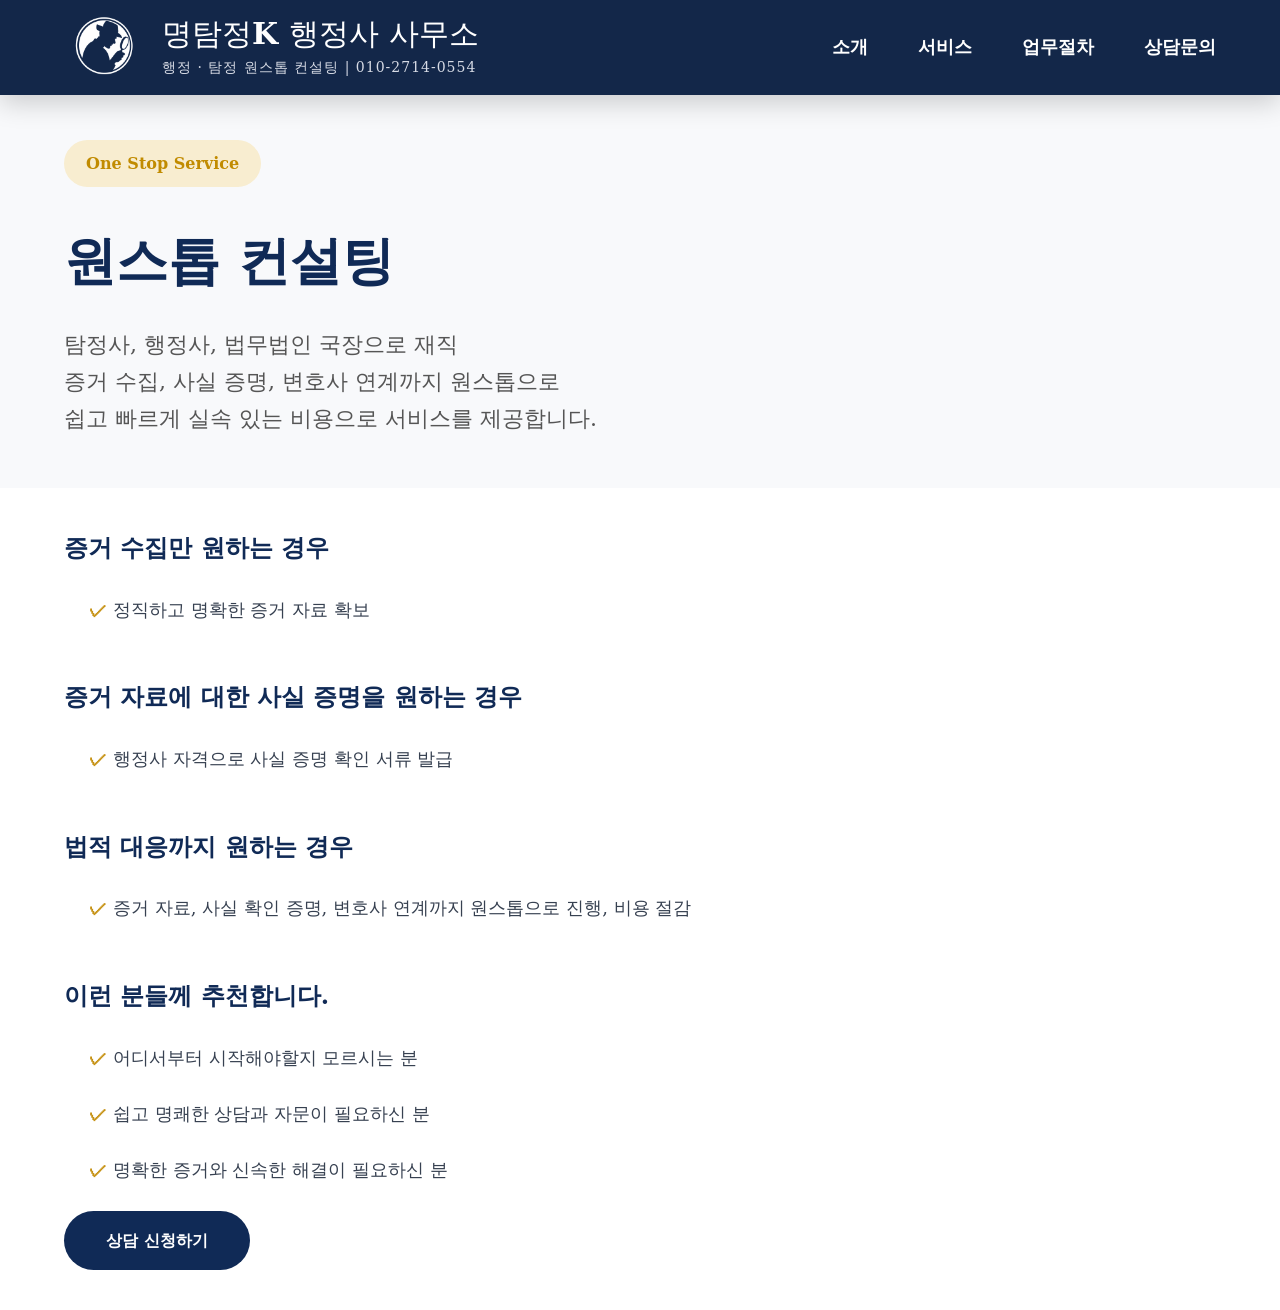
<file: onestop.html>
<!DOCTYPE html>
<html lang="ko">

<head>

<meta charset="UTF-8">

<meta name="viewport" content="width=device-width, initial-scale=1.0">

<title>원스톱 상담 | 명탐점K 행정사</title>

<link rel="stylesheet" href="style.css">

<link rel="preconnect" href="https://fonts.googleapis.com">

<link rel="preconnect" href="https://fonts.gstatic.com" crossorigin>

<link href="https://fonts.googleapis.com/css2?family=Noto+Sans+KR:wght@300;400;500;700;800&display=swap" rel="stylesheet">

<link rel="stylesheet"
href="https://cdnjs.cloudflare.com/ajax/libs/font-awesome/6.5.1/css/all.min.css">

</head>

<body>

<header>

<div class="container nav">

<a href="index.html" class="logo">

<img src="images/logo.png">

<div class="logo-text">

        <h2>명탐정K 행정사 사무소</h2>

        <p>행정 · 탐정 원스톱 컨설팅  |  010-2714-0554</p>
        

    </div>
</a>

<ul class="menu">

<li><a href="index.html#about">소개</a></li>

<li><a href="index.html#service">서비스</a></li>

<li><a href="index.html#process">업무절차</a></li>

<li><a href="index.html#contact">상담문의</a></li>

</ul>

</div>

</header>

<section class="page-hero">

<div class="container">

<span class="page-tag">One Stop Service</span>

<h1>원스톱 컨설팅</h1>

<p>

탐정사, 행정사, 법무법인 국장으로 재직<br>

증거 수집, 사실 증명, 변호사 연계까지 원스톱으로<br>

쉽고 빠르게 실속 있는 비용으로 서비스를 제공합니다.

</p>

</div>

</section>

<section class="page-content">

<div class="container">

<h2>증거 수집만 원하는 경우</h2>

<ul class="career-list">

<li>정직하고 명확한 증거 자료 확보</li>

</ul>

<br>

<h2>증거 자료에 대한 사실 증명을 원하는 경우</h2>

<ul class="career-list">

<li>행정사 자격으로 사실 증명 확인 서류 발급</li>

</ul>

<br>

<h2>법적 대응까지 원하는 경우</h2>

<ul class="career-list">

<li>증거 자료, 사실 확인 증명, 변호사 연계까지 원스톱으로 진행, 비용 절감</li>

</ul>
<br>

<h2>이런 분들께 추천합니다.</h2>

<ul class="career-list">

<li>어디서부터 시작해야할지 모르시는 분</li>
<li>쉽고 명쾌한 상담과 자문이 필요하신 분</li>
<li>명확한 증거와 신속한 해결이 필요하신 분</li>

</ul>

<a href="index.html#contact" class="btn btn-primary">

상담 신청하기

</a>

</div>

</section>

</body>

</html>
</file>
<file: style.css>
/* ===================================
            RESET
=================================== */

*{
    margin:0;
    padding:0;
    box-sizing:border-box;
}

html{
    scroll-behavior:smooth;

    -webkit-text-size-adjust:100%;
    text-size-adjust:100%;
}

body{

    font-family:'serif', sans-serif;
    color:#1f2937;
    background:#ffffff;
    line-height:1.7;

}

img{

    width:100%;
    display:block;

}

a{

    text-decoration:none;

}

ul{

    list-style:none;

}


/* ===================================
        COMMON
=================================== */

.container{

    width:90%;
    max-width:1200px;
    margin:auto;

}

section{

    padding:70px 0;

}

.section-title{

    text-align:center;
    margin-bottom:70px;

}

.section-title h2{

    font-size:42px;
    color:#102A56;
    margin-bottom:15px;

}

.section-title p{

    color:#666;
    font-size:18px;

}

.logo{

    display:flex;

    align-items:center;

    gap:18px;

    text-decoration:none;

}

.logo img{

    width:70px;

    height:70px;

}

.logo-text h2{

    color:#ffffff;

    font-size:30px;

    margin:0;

    font-weight:595;

    line-height:1.2;

}

.logo-text p{

    color:#d7dbe5;

    font-size:14px;

    margin:4px 0 0;

    letter-spacing:1px;

}

/* ===================================
            BUTTON
=================================== */

.btn-primary{

    display:inline-block;
    background:#102A56;
    color:white;
    padding:16px 42px;
    border-radius:50px;
    font-weight:700;
    transition:.3s;

}

.btn-primary:hover{

    background:#1d4ed8;
    transform:translateY(-3px);

}

.btn-outline{

    display:inline-block;

    border:2px solid #102A56;

    color:#102A56;

    padding:15px 40px;

    border-radius:50px;

    margin-left:15px;

    font-weight:700;

    transition:.3s;

}

.btn-outline:hover{

    background:#102A56;

    color:white;

}



/* ===================================
            HEADER
=================================== */

header{

    position:fixed;

    top:0;

    left:0;

    width:100%;

    background:#132749;

    z-index:999;

    box-shadow:0 8px 25px rgba(0,0,0,.18);

}

header .container{

    display:flex;

    justify-content:space-between;

    align-items:center;

    height:95px;

}

.logo img{

    height:80px;
    width:auto;
    filter : brightness(0) invert(1);

}

.menu{

    display:flex;

    gap:50px;

    font-size:18px;

}
.nav{

    position:relative;

}

.menu-toggle{

    display:none;

    background:none;

    border:none;

    color:white;

    font-size:30px;

    cursor:pointer;

}
.menu a{

    color:white;

    font-weight:600;

    transition:.3s;

}

.menu a:hover{

    color:#D4AF37;

}



/* ===================================
            HERO
=================================== */

.hero{

    position:relative;

    overflow:hidden;

    background:#f8f9fb;

    min-height:600px;

    display:flex;

    align-items:center;

}


.hero-container{

    position:relative;

    z-index:10;

    max-width:1200px;

    margin:0 auto;

}

.badge{

    display:inline-block;

    background:#F6EFD6;;

    color:#B8860B;

    padding:14px 32px;

    border-radius:999px;

    font-size:20px;

    font-weight:700;

    margin-bottom:15px;

}

.hero h1{

    font-family:'Noto Serif KR', serif;

    font-size:55px;

    font-weight:600;

    line-height:1.1;

    letter-spacing:-2px;

    color:#102A56;

    margin-bottom : 15px

}

.hero h1 span{

    color:#B8860B;

}

.hero-top{

    color:#B8860B;

    font-size:26px;

    font-weight:500;

    margin-top : 40px;
    margin-bottom:25px;

}

.hero-desc{

    font-size:28px;

    color:#555;

    line-height:1.8;

    margin-bottom:50px;

}

.hero h2{

    font-size:44px;

    line-height:1.4;

    margin-bottom:30px;

}

.hero p{

    color:#555;

    font-size:20px;

    margin-bottom:20px;

}

.hero-btn{

    display:flex;

    align-items:center;

}


.hero-image{

    position:absolute;

    top:0;

    right:0;

    width:60%;

    height:100%;

    background-image:url("images/main3.jpg");

    background-size:cover;

    background-position: 60%center;

    background-repeat:no-repeat;

}

.hero-image::after{

    content:"";

    position:absolute;

    inset:0;

    background:linear-gradient(

        to right,

        rgba(248,249,251,1) 0%,

        rgba(248,249,251,.95) 25%,

        rgba(248,249,251,.35) 55%,

        rgba(16,42,86,.45) 100%

    );

}

.hero-license{

    width:160px;

    border-radius:0px;

    background:white;

    padding:4px;

    box-shadow:0 15px 35px rgba(0,0,0,.25);

}

.hero-license-wrap{

    margin-top:100px;

    position:absolute;

    top:5px;

    right:30px;

    display:flex;

    flex-direction:column;

    gap:30px;

    z-index:10;

}

/* ===================================
            WHY
=================================== */


#why{

    background:#091730;

    padding:0px 0;

}

.why-row{

    max-width:1200px;

    width:100%;

    margin:0 auto;

    display:flex;

    justify-content:space-between;

}

.why-item{

    flex:1;

    text-align:center;

    display : flex;

    flex-direction:column;

    align-items:center;

    justify-content:center;
    color:white;

    border-right:1px solid rgba(255,255,255,.2);

}

.why-item:last-child{

    border-right:none;

}

.why-icon{

    font-size:22px;

    color:#C89B3C;

}

.why-item h3{

    text-align: center;

    color:#fff;

    font-size:20px;

    margin-bottom:3px;

}

.why-item p{

    color:rgba(255,255,255,.8);

    text-align: center;

    line-height:1.8;

    font-size:14px;

    margin-bottom:10px;

}

/* ===================================
            ABOUT
==============*/
#about{
    scroll-margin-top:50px;
}

.about{

    background:#ffffff;
}

.about-container{

    display:grid;

    grid-template-columns:1fr 1fr;

    gap:80px;

    align-items:center;

}


.about-career{

    background:#ffffff;

    border-radius:20px;

    padding:55px 45px;

    box-shadow:0 15px 40px rgba(16,42,86,.12);

    border-left:6px solid #C69214;

    height:100%;

    display:flex;

    flex-direction:column;

    justify-content:center;

}

.career-title{

    color:#C69214;

    font-size:14px;

    letter-spacing:4px;

    font-weight:700;

    margin-bottom:15px;

}

.about-career h3{

    font-size:38px;

    color:#102A56;

    margin-bottom:30px;

    font-weight: 600;

}

.career-list{

    list-style:none;

    padding:0;

    margin:0;

}

.career-list li{

    position:relative;

    padding-left:24px;

    margin-bottom:24px;

    font-size:18px;

    line-height:1.8;

    color:#374151;

}

.career-list li::before{

    content:"✓";

    position:absolute;

    left:0;

    color:#C69214;

    font-weight:bold;

    font-size:18px;

}

.sub-title{

    color:#C8A45D;

    font-weight:700;

    letter-spacing:3px;

}

.about-text{

    scroll-margin-top:90px;

}

.about-text h2{

    font-size:42px;

    color:#102A56;

    margin:20px 0 30px;

}

.about-text p{

    font-size:18px;

    color:#555;

    margin-bottom:25px;

    line-height:1.9;

}



/* ===================================
            SERVICE
=================================== */
#service{
    scroll-margin-top:50px;
}

.service{

    background:#f7f9fc;

}


.section-tag{
    display: block;
    font-size: 0.9rem;
    font-weight: 700;
    letter-spacing: 4px;
    color:#C69214;
    text-transform: uppercase;
    margin-bottom: 12px;
}

.service-grid{

    display:grid;

    grid-template-columns:repeat(3,1fr);

    gap:35px;

}

.service-card{

    background:white;

    padding:35px 35px;

    border-radius:20px;

    border:1px solid #eee;

    transition:.35s;

    min-height : 300px;

    border-color:#92a1bb;

}

.service-card:hover{

    transform:translateY(-10px);

    border-color:#102A56;

    box-shadow:0 20px 45px rgba(16,42,86,.15);

}

.service-card i{

    width:75px;

    height:75px;

    border-radius:50%;

    background:#102A56;

    color:white;

    display:flex;

    justify-content:center;

    align-items:center;

    font-size:30px;

    margin-bottom:25px;

}

.service-card h3{

    color:#102A56;

    font-size:26px;

    margin-bottom:15px;

}

.service-card p{

    color:#666;

    line-height:1.8;

}

.service-link{

    text-decoration:none;

    color:inherit;

    display:block;

}

.service-link:hover{

    color:inherit;

}

/* ===================================
        SMALL ANIMATION
=================================== */

.why-card,
.service-card,
.about-image img{

    transition:all .35s ease;

}

.about-image img:hover{

    transform:scale(1.03);

}

/* ===================================
        ADMIN
=================================== */

.admin{

    background:#fffffe;

}

.admin-list{

    max-width:850px;

    margin:0 auto;

}

.admin-item{

    background:white;

    padding:22px 30px;

    margin-bottom:18px;

    border-radius:15px;

    display:flex;

    align-items:center;

    gap:20px;

    box-shadow:0 8px 20px rgba(0,0,0,.06);

    transition:.3s;

}

.admin-item:hover{

    transform:translateX(10px);

    box-shadow:0 15px 35px rgba(16,42,86,.15);

}

.admin-item i{

    color:#102A56;

    font-size:22px;

}



/* ===================================
        ONE STOP
=================================== */

.onestop{

    background:white;

}

.advantage-grid{

    display:grid;

    grid-template-columns:repeat(2,1fr);

    gap:35px;

}

.advantage-grid div{

    background:#102A56;

    color:white;

    padding:45px;

    border-radius:22px;

    transition:.35s;

    box-shadow:0 12px 30px rgba(16,42,86,.20);

}

.advantage-grid div:hover{

    transform:translateY(-10px);

    background:#1E3A8A;

}

.advantage-grid h3{

    font-size:28px;

    margin-bottom:18px;

}

.advantage-grid p{

    color:#eef2ff;

    line-height:1.9;

}



/* ===================================
        PROCESS
=================================== */
#process{
    scroll-margin-top:50px;
}

.process{

    background:#f5f7fa;

}

.process-wrap{

    display:flex;

    justify-content:center;

    align-items:flex-start;

    gap:25px;

    flex-wrap:wrap;

}

.process-item{

    width:240px;

    min-height : 360px;

    background:white;

    border-radius:22px;

    padding:40px 30px;

    text-align:center;

    box-shadow:0 10px 25px rgba(0,0,0,.08);

    transition:.35s;

    display:flex;
    flex-direction:column;
    align-items:center;

}

.process-item:hover{

    transform:translateY(-12px);

    box-shadow:0 20px 45px rgba(0,0,0,.15);

}

.number{

    width:70px;

    height:70px;

    background:#102A56;

    color:white;

    font-size:28px;

    font-weight:700;

    border-radius:50%;

    display:flex;

    justify-content:center;

    align-items:center;

    margin:0 auto 25px;

}

.process-item h3{

    color:#102A56;

    font-size:25px;

    margin-bottom:18px;

}

.process-item p{

    color:#666;
    font-size:15px;
    line-height:1.8;

}

.arrow{

    display:flex;

    align-items:center;

    justify-content:center;

    font-size:28px;

    color:#C8A45D;

    padding-top:80px;

}



/* ===================================
      HOVER EFFECT
=================================== */

.process-item,
.admin-item,
.advantage-grid div{

    transition:all .35s ease;

}

/* ===================================
        LOCATION
=================================== */
#location{
    scroll-margin-top:50px;
}

.location{

    background:#ffffff;

}

.location-wrap{

    display:grid;

    grid-template-columns:1.3fr 1fr;

    gap:60px;

    align-items:center;

}

.map-box{

    width:100%;

    height:450px;

    border-radius:25px;

    overflow:hidden;

    box-shadow:0 20px 40px rgba(0,0,0,.12);

    background:#e5e7eb;

}

.map-placeholder{

    width:100%;
    height:100%;

    display:flex;

    justify-content:center;

    align-items:center;

    font-size:40px;

    color:#102A56;

    font-weight:bold;

}

.location-info h3{

    font-size:36px;

    color:#102A56;

    margin-bottom:30px;

}

.location-info p{

    font-size:18px;

    margin-bottom:20px;

    color:#555;

}

.map-buttons{

    margin-top:30px;

}

.map-buttons .btn{

    margin-top:10px;

    display:inline-flex;

    align-items:center;

    gap:14px;

}

/* ===================================
        CONTACT
=================================== */
#contact{
    scroll-margin-top:10px;
}

.contact{

    background:linear-gradient(
        135deg,
        #102A56,
        #1E3A8A
    );

    color:white;

}

.contact-box{

    text-align:center;

}

.contact h2{

    font-size:44px;

    margin-bottom:20px;

}

.contact p{

    font-size:20px;

    margin-bottom:40px;

    color:#e5e7eb;

}

.contact-btn{

    display:flex;

    justify-content:center;

    gap:20px;

}

.contact .btn-outline{

    color:white;

    border:2px solid white;

}

.contact .btn-outline:hover{

    background:white;

    color:#102A56;

}



/* ===================================
        FOOTER
=================================== */

footer{

    background:#08152d;

    color:white;

    padding-top:30px;

}

.footer-container{

    display:grid;

    grid-template-columns:3fr 1.2fr 1.4fr;

    gap:50px;

    padding-bottom:20px;

}

.footer-logo{

    width:180px;


    filter : brightness(0) invert(1);

}



footer h4{

    margin-bottom:5px;

    color:#ffffff;

    font-size:22px;

}

footer p{

    color:#d1d5db;
    margin-bottom:5px;
    margin-top:10px;

}

.copyright{

    border-top:1px solid rgba(255,255,255,.1);

    text-align:center;

    padding:25px;

    color:#9ca3af;

}

.page-hero{

    padding:140px 0 50px;

    background:#f8f9fb;

}

.page-tag{

    display:inline-block;

    background:#f8edd0;

    color:#c18b00;

    padding:10px 22px;

    border-radius:30px;

    font-weight:700;

}

.page-hero h1{

    font-size:52px;

    margin-top:30px;

    color:#102A56;

}

.page-hero p{

    margin-top:20px;

    font-size:22px;

    color:#555;

}

.page-content{

    padding:40px 0;

}

.page-content h2{

    color:#102A56;

    margin-bottom:25px;

}

.page-content ul{

    padding-left:25px;

    line-height:2;

    font-size:18px;

}



.career-photo{

    text-align:center;

    margin-bottom:30px;

}

.career-photo img{

    width:180px;

    height:220px;

    object-fit:cover;

    border-radius:12px;

    border:4px solid #ffffff;

    box-shadow:0 15px 35px rgba(0,0,0,.15);

}


.career-header{

    display:flex;

    justify-content:space-between;

    align-items:flex-start;

    margin-bottom:30px;

}

.career-profile{

    width:120px;

    height:150px;

    object-fit:cover;

    border-radius:10px;

    border:3px solid #C89B3C;

    box-shadow:0 8px 20px rgba(0,0,0,.15);

    margin-bottom : 20px;
}

.career-btn{
    display:inline-flex;
    align-items:center;
    gap:10px;

    margin-top:5px;
    padding:14px 40px;

    background:#ffffff;
    color:#000000;
    text-decoration:none;

    border-radius:50px;
    font-weight:600;
    border:2px solid #eee;
    border-color:#c9c7c7;
    transition:.3s;
}

.career-btn:hover{
    background:#C69214;
    transform:translateY(-3px);
}

.cases{

    background:#f7f9fc;

    min-height:100vh;

    padding:90px 0;

}

.case-list{

    display:grid;

    grid-template-columns:repeat(auto-fit,minmax(350px,1fr));

    gap:30px;

}

.case-card{

    background:white;

    border-radius:20px;

    padding:30px;

    border:1px solid #e5e7eb;

    text-decoration:none;

    color:inherit;

    transition:.3s;

}

.case-card:hover{

    transform:translateY(-8px);

    box-shadow:0 15px 35px rgba(0,0,0,.1);

    border-color:#102A56;

}

.case-top{

    display:flex;

    justify-content:space-between;

    align-items:center;

    margin-bottom:20px;

}

.case-category{

    background:#102A56;

    color:white;

    padding:6px 14px;

    border-radius:30px;

    font-size:14px;

}

.case-date{

    color:#777;

    font-size:14px;

}

.case-card h3{

    color:#102A56;

    margin-bottom:15px;

    line-height:1.5;

}

.case-card p{

    color:#666;

    margin-bottom:25px;

}

.read-more{

    color:#C69214;

    font-weight:700;

}

.footer-brand{
    display: flex;
    align-items: center;
    gap: 20px;
    white-space:nowrap;
}

.footer-logo{
  margin: 10px 0 0px;
    width: 110px;
    height: auto;
}

.footer-text h3{
    margin: 0 0 0px;
    color: #fff;
    font-size: 30px;
    font-weight: 500;
}

.footer-text p{
    margin: 0;
    color: #d1d5db;
    font-size: 16px;
    line-height: 1.6;
}


/* ==========================
        FLOATING MENU
========================== */

.floating-menu{

    position:fixed;

    left:25px;

    bottom:35px;

    display:flex;

    flex-direction:column;

    gap:15px;

    z-index:9999;
}

.floating-btn{

    width:85px;

    height:85px;

    border-radius:50%;

    display:flex;

    flex-direction:column;

    justify-content:center;

    align-items:center;

    text-decoration:none;

    color:white;

    font-size:12px;

    font-weight:700;

    box-shadow:0 8px 20px rgba(0,0,0,.2);

    transition:.3s;

}

.floating-btn i{

    font-size:26px;

    margin-bottom:6px;

}

.floating-btn:hover{

    transform:translateY(-6px);

}

.phone{

    background:#102A56;

}

.kakao{

    background:#FEE500;

    color:#3C1E1E;

}

.naver{

    background:#03C75A;

}


/* ===================================
        RESPONSIVE (~992px)
=================================== */

@media (max-width:992px){

.hero-container,
.about-container,
.location-wrap{

grid-template-columns:1fr;

}

.hero{

text-align:center;

}

.hero-btn{

justify-content:center;

flex-wrap:wrap;

}

.hero-image{

    position:absolute;

    top:0;

    right:0;

    width:70%;

    height:100%;

    overflow:hidden;

}

.why-grid{

grid-template-columns:repeat(2,1fr);

}

.service-grid{

grid-template-columns:repeat(2,1fr);

}


.contact-btn{

flex-direction:column;

align-items:center;

}

.process-wrap{

flex-direction:column;

align-items:center;

}

.arrow{

transform:rotate(90deg);

padding:0;

}

}

/* 기본(PC) */
.pc-br{
    display:block;
}
.mobile-br{
    display:none;
}

/* ===================================
        MOBILE (~768px)
=================================== */

/* =========================
        HEADER
========================= */
@media (max-width:768px){
.pc-br{
        display:none;
}
.mobile-br{
        display:block;
}

.container{
    width:92%;
}

section{
    padding:60px 0;
}

header{

    position:sticky;

}

header .container{

    display:flex;

    justify-content:space-between;

    align-items:center;

    height:75px;

    padding:0 18px;

}
/* ================= HERO ================= */

.hero{

    display:flex;
    flex-direction:column;

    padding:0 0 45px;

    min-height:auto;

}

.hero-image{

    position:relative;

    width:100%;

    height:250px;
background-image:url("images/main3.jpg");
    background-size:cover;

    background-position:center;

    background-repeat:no-repeat;

}

.hero-image::after{

    content:"";

    position:absolute;

    top:0;
    left:0;

    width:100%;
    height:100%;

    background:linear-gradient(
        90deg,
        rgba(255,255,255,.95) 0%,
        rgba(255,255,255,.45) 60%,
        rgba(255,255,255,0) 95%
    );

    z-index : 10;
    pointer-events:none;

}

.hero-license-wrap{

    margin-top:0;

    position:absolute;

    right:12px;

    top : 6px;

    display:flex;

    flex-direction:column;

    gap:8px;

    z-index:50;

}

.hero-license{

    width:82px;

    background:white;

    padding:3px;

    border-radius:1px;

    box-shadow:0 8px 20px rgba(0,0,0,.25);

}
            
.hero-container{

    margin-top:5px;

    text-align:center;


}

.hero-top{

    font-size:17px;

}

.hero h1{

    font-size:34px;

    line-height:1.25;

}

.hero-desc{

    font-size:15px;

    line-height:1.8;

}

.hero-btn{

    display:flex;

    flex-direction:column;

    gap:15px;

    align-items:center;

}

.hero-btn a{

    width:240px;

}

.btn-primary,
.btn-outline{

    display:flex;

    justify-content:center;

    align-items:center;

    margin-left:0 !important;

}

.logo{

    display:flex;

    flex-direction:row;

    align-items:center;

    gap:10px;

    flex : 1;

    min-width:0;

}

.logo img{

    width:52px;

    height:52px;

    flex-shrink:0;
}

.logo-text{

    min-width:0;         /* 추가 */

}

.logo-text h2{

    font-size:19px;

    

}

.logo-text p{

    font-size:11px;

}

/* 햄버거 */

.menu-toggle{

    display:block;

}

.menu{

    position:absolute;

    top:75px;

    left:0;

    width:100%;

    background:#132749;

    display:none;

    flex-direction:column;

    padding:15px 0;

    box-shadow:0 8px 20px rgba(0,0,0,.25);

}

.menu.active{

    display:flex;

}

.menu li{

    width:100%;

}

.menu a{

    display:block;

    text-align:center;

    color:white;

    padding:15px;

    font-size:17px;

}

.menu a:hover{

    background:#1E3A8A;

}

.hero h1{

font-size:42px;

}

.hero h2{

font-size:30px;

}

.hero p{

font-size:18px;

}

.section-title h2{

font-size:34px;

}

/* ================= ABOUT ================= */

.about-text h2{

    font-size:34px;

    line-height:1.2;

    word-break:keep-all;

}

.about-text p{

    font-size:16px;

    line-height:1.8;

    word-break:keep-all;

}
/* ================= WHY ================= */

.why-row{
    flex-direction:column;
}

.why-item{
    border-right:none;
    border-bottom:1px solid rgba(255,255,255,.15);
    padding:18px 18px;
}
.why-grid{

grid-template-columns:1fr;

}

/* ================= SERVICE ================= */

.section-title{
    margin-bottom:45px;
}

/* ================= SERVICE ================= */

.service-grid{

    display:grid;

    grid-template-columns:repeat(2, 1fr);

    gap:14px;

}

.service-card{

    padding:16px 10px;

    min-height:180px;

    border-radius:18px;

    display:flex;

    flex-direction:column;

    justify-content:center;

    align-items:center;

    text-align:center;

}

.service-card i{

    width:40px;

    height:40px;

    line-height:70px;

    font-size:18px;

    margin-bottom:12px;

}

.service-card h3{

    font-size:17px;

    margin-bottom:10px;

    line-height:1.3;

}

.service-card p{

    font-size:13px;

    line-height:1.5;

}

.service-card h3,
.service-card p{

    word-break: keep-all;

}


/* ================= ADVANTAGE ================= */

.advantage{

    padding:10px 0;

}

.advantage .section-title{

    margin-bottom:30px;

}

.advantage .section-title h2{

    font-size:34px;

}

.advantage-grid{

    display:grid;

    grid-template-columns:90%;
    justify-content:center;

    gap:16px;

}

.advantage-grid > div{

    padding:24px 35px;

    border-radius:15px;

    min-height:auto !important;

}

.advantage-grid > div h3{

    font-size:22px;

    margin-top : 10px;

    margin-bottom:14px;

    line-height:1.3;

    word-break:keep-all;

}

.advantage-grid > div p{

    font-size:15px;

    line-height:1.7;

    margin-bottom:10px;
    
    word-break:keep-all;

}

/* ================= LOCATION ================= */

.location-wrap{
    grid-template-columns:1fr;
}

.map-box{
    height:300px;
}

.location-info{
    text-align:center;
}



/* ================= FLOATING ================= */

.floating-menu{

    left:10px;

    bottom:20px;

    gap:10px;

}

.floating-btn{

    width:46px;

    height:46px;

}

.floating-btn i{

    font-size:16px;

}

.floating-btn span{

    font-size:7px;

}
/* ================= CONTACT ================= */

.contact-btn{
    flex-direction:column;
    gap:15px;
}

.contact-btn a{
    width:240px;
}

.contact h2{

    font-size:34px;

    margin-bottom:20px;

}

/* ================= FOOTER ================= */

.footer-container{
    grid-template-columns:1fr;
    gap:40px;
    text-align:center;
}

.footer-brand{
    flex-direction:column;
    align-items:center;
}

.footer-logo{
    width:100px;
}

.footer-text h3{
    font-size:24px;
}

.footer-text p{
    font-size:12px;
}

            .floating-menu{
    left:20px;
    bottom:18px;
    gap:10px;
}

#contact{
    scroll-margin-top:50px;
}

}

/* ===================================
        SMALL MOBILE (~480px)
=================================== */

@media (max-width:480px){



}
</file>
